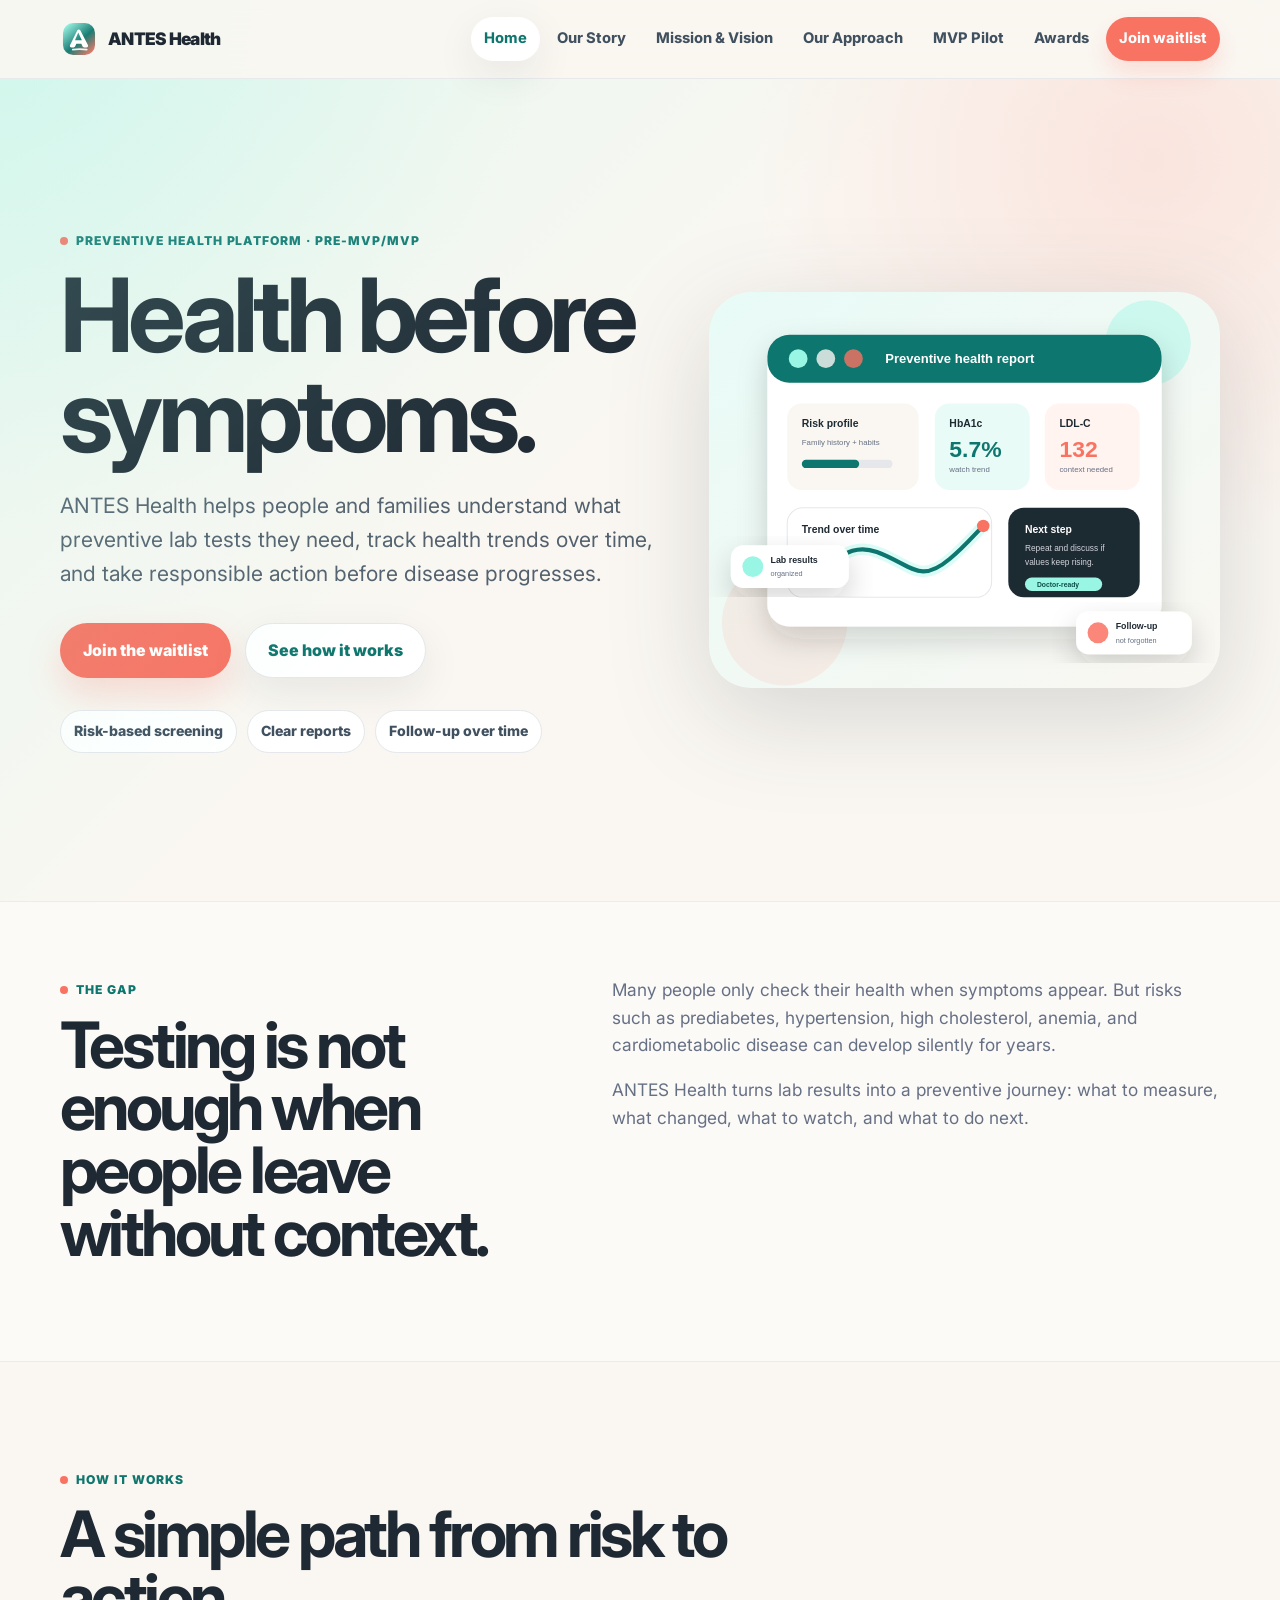
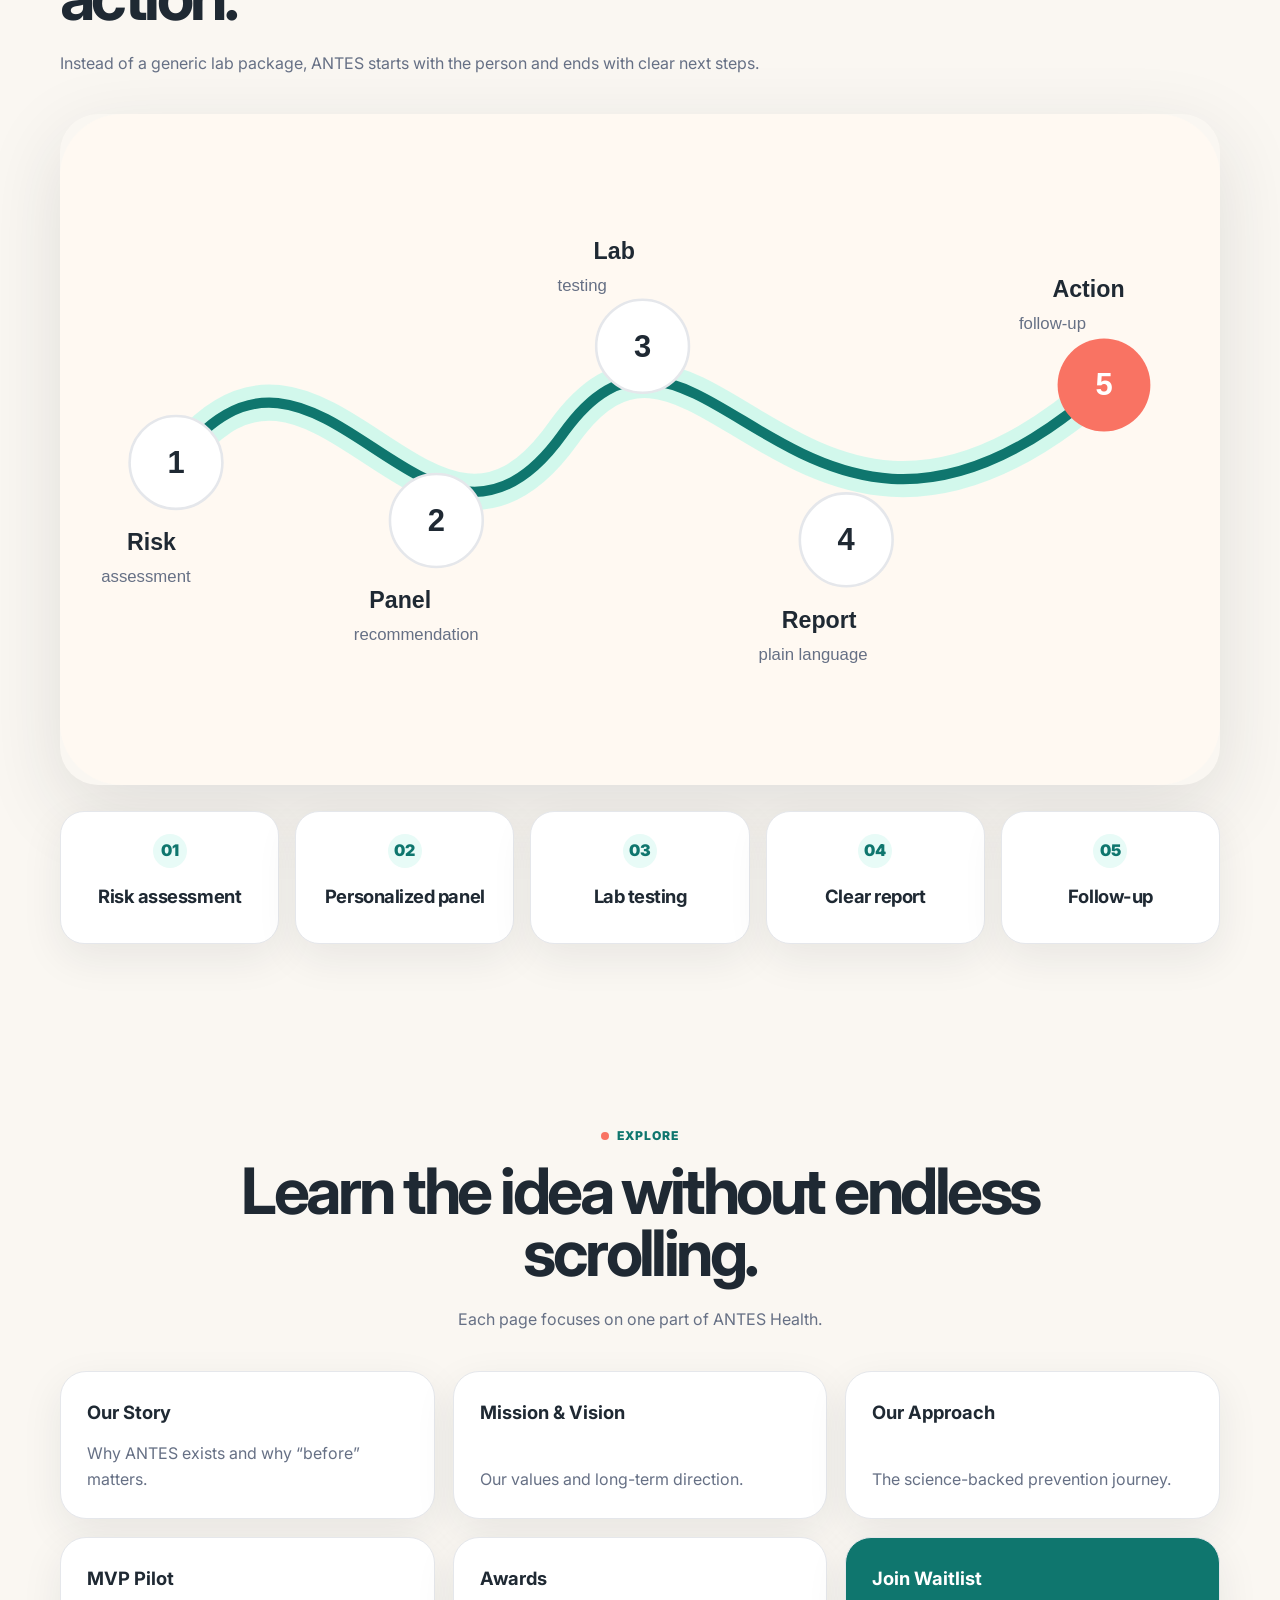
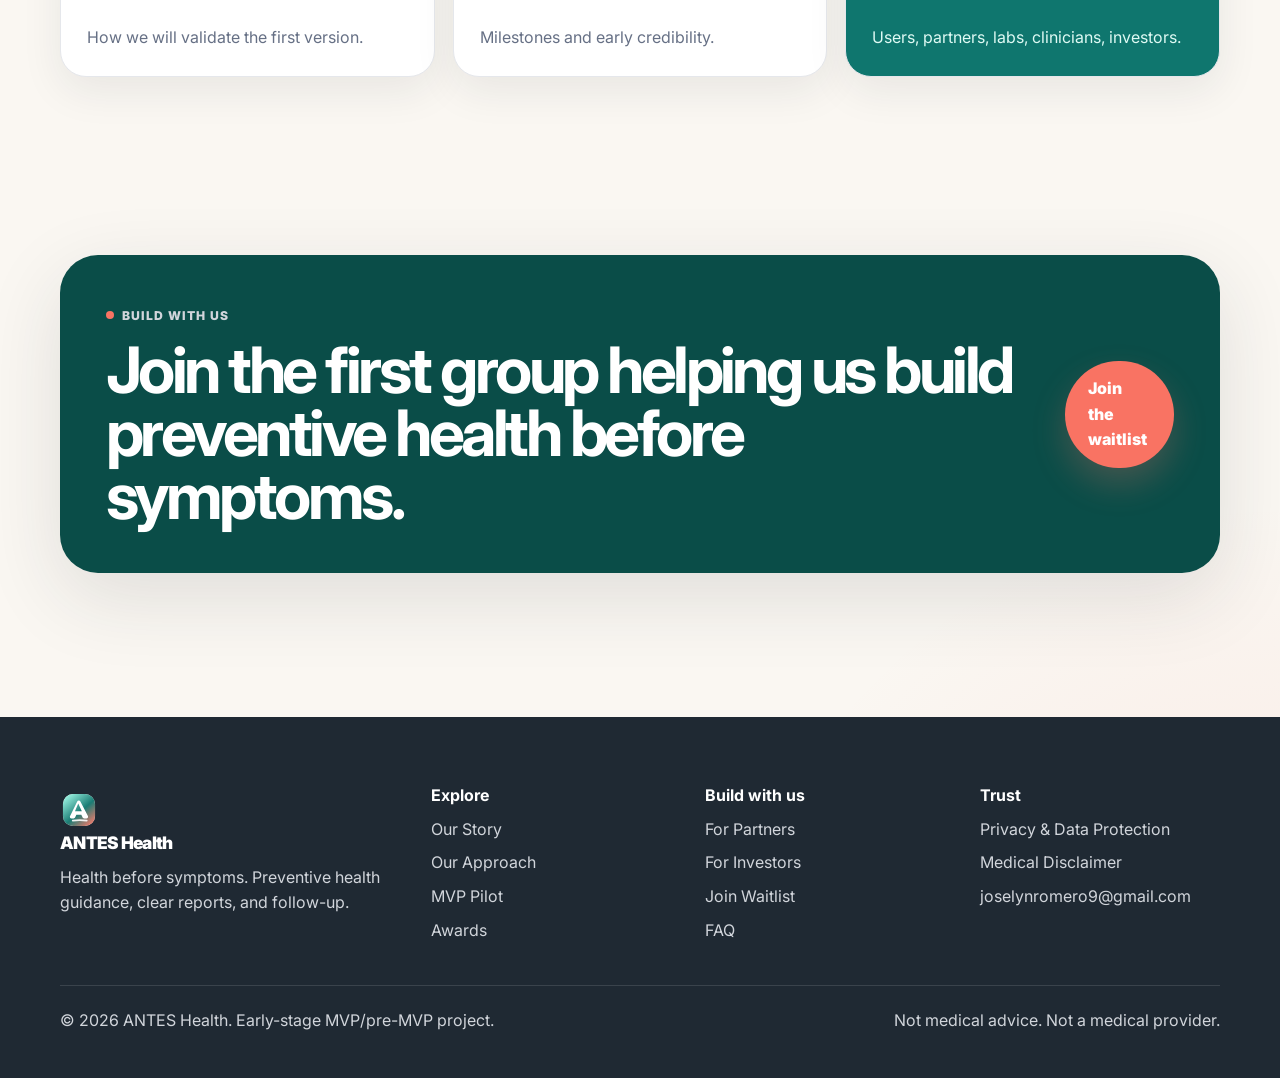
<file: index.html>
<!DOCTYPE html>
<html lang="en">
<head>
  <meta charset="UTF-8"/>
  <meta name="viewport" content="width=device-width, initial-scale=1.0"/>
  <meta name="description" content="ANTES Health is a preventive healthtech platform helping people and families understand lab results, track health trends, and act before symptoms appear."/>
  <meta name="theme-color" content="#0F766E"/>
  <meta property="og:title" content="ANTES Health | Health before symptoms"/>
  <meta property="og:description" content="ANTES Health is a preventive healthtech platform helping people and families understand lab results, track health trends, and act before symptoms appear."/>
  <meta property="og:image" content="assets/og-preview.svg"/>
  <meta property="og:type" content="website"/>
  <title>ANTES Health | Health before symptoms</title>
  <link rel="icon" href="assets/logo.svg" type="image/svg+xml"/>
  <link rel="preconnect" href="https://fonts.googleapis.com">
  <link rel="preconnect" href="https://fonts.gstatic.com" crossorigin>
  <link href="https://fonts.googleapis.com/css2?family=Inter:wght@400;500;600;700;800;900&family=Playfair+Display:wght@700&display=swap" rel="stylesheet">
  <link rel="stylesheet" href="styles.css"/>
</head>
<body class="home">
<a class="skip-link" href="#main">Skip to content</a>
<header class="site-header">
  <nav class="nav container" aria-label="Main navigation">
    <a class="brand" href="index.html" aria-label="ANTES Health home"><img src="assets/logo.svg" alt="" class="brand-logo"/><span>ANTES Health</span></a>
    <button class="nav-toggle" aria-label="Open menu" aria-expanded="false" aria-controls="nav-links"><span></span><span></span><span></span></button>
    <div class="nav-links" id="nav-links">
      <a href="index.html">Home</a>
      <a href="story.html">Our Story</a>
      <a href="mission.html">Mission & Vision</a>
      <a href="approach.html">Our Approach</a>
      <a href="pilot.html">MVP Pilot</a>
      <a href="awards.html">Awards</a>
      <a class="nav-cta" href="contact.html">Join waitlist</a>
    </div>
  </nav>
</header>
<main id="main">

<section class="hero section page-home" aria-labelledby="home-title">
  <div class="hero-bg" aria-hidden="true"></div>
  <div class="container hero-grid">
    <div class="hero-copy reveal">
      <p class="eyebrow">Preventive health platform · pre-MVP/MVP</p>
      <h1 id="home-title">Health before symptoms.</h1>
      <p class="hero-text">ANTES Health helps people and families understand what preventive lab tests they need, track health trends over time, and take responsible action before disease progresses.</p>
      <div class="hero-actions"><a class="btn primary" href="contact.html">Join the waitlist</a><a class="btn secondary" href="approach.html">See how it works</a></div>
      <div class="trust-row"><span>Risk-based screening</span><span>Clear reports</span><span>Follow-up over time</span></div>
    </div>
    <div class="hero-art reveal delay-1"><img src="assets/hero-dashboard.svg" alt="Mockup showing preventive health report and trend dashboard"/></div>
  </div>
</section>

<section class="section compact visual-band" aria-labelledby="home-problem">
  <div class="container split">
    <div class="reveal"><p class="eyebrow">The gap</p><h2 id="home-problem">Testing is not enough when people leave without context.</h2></div>
    <div class="large-copy reveal delay-1"><p>Many people only check their health when symptoms appear. But risks such as prediabetes, hypertension, high cholesterol, anemia, and cardiometabolic disease can develop silently for years.</p><p>ANTES Health turns lab results into a preventive journey: what to measure, what changed, what to watch, and what to do next.</p></div>
  </div>
</section>

<section class="section" aria-labelledby="home-flow">
  <div class="container visual-feature">
    <div class="section-heading reveal"><p class="eyebrow">How it works</p><h2 id="home-flow">A simple path from risk to action.</h2><p>Instead of a generic lab package, ANTES starts with the person and ends with clear next steps.</p></div>
    <img class="wide-visual reveal delay-1" src="assets/lab-journey.svg" alt="Illustrated five step journey from risk assessment to follow-up action"/>
    <div class="steps mini reveal delay-2">
      <article><span>01</span><h3>Risk assessment</h3></article><article><span>02</span><h3>Personalized panel</h3></article><article><span>03</span><h3>Lab testing</h3></article><article><span>04</span><h3>Clear report</h3></article><article><span>05</span><h3>Follow-up</h3></article>
    </div>
  </div>
</section>

<section class="section compact cards-strip" aria-labelledby="home-pages">
  <div class="container">
    <div class="section-heading center reveal"><p class="eyebrow">Explore</p><h2 id="home-pages">Learn the idea without endless scrolling.</h2><p>Each page focuses on one part of ANTES Health.</p></div>
    <div class="link-card-grid reveal delay-1">
      <a href="story.html" class="link-card"><strong>Our Story</strong><span>Why ANTES exists and why “before” matters.</span></a>
      <a href="mission.html" class="link-card"><strong>Mission & Vision</strong><span>Our values and long-term direction.</span></a>
      <a href="approach.html" class="link-card"><strong>Our Approach</strong><span>The science-backed prevention journey.</span></a>
      <a href="pilot.html" class="link-card"><strong>MVP Pilot</strong><span>How we will validate the first version.</span></a>
      <a href="awards.html" class="link-card"><strong>Awards</strong><span>Milestones and early credibility.</span></a>
      <a href="contact.html" class="link-card accent"><strong>Join Waitlist</strong><span>Users, partners, labs, clinicians, investors.</span></a>
    </div>
  </div>
</section>

<section class="section cta-section">
  <div class="container cta-card reveal">
    <div><p class="eyebrow">Build with us</p><h2>Join the first group helping us build preventive health before symptoms.</h2></div>
    <a class="btn primary" href="contact.html">Join the waitlist</a>
  </div>
</section>

</main>
<footer class="site-footer">
  <div class="container footer-grid">
    <div>
      <a class="brand footer-brand" href="index.html"><img src="assets/logo.svg" alt="" class="brand-logo"/><span>ANTES Health</span></a>
      <p>Health before symptoms. Preventive health guidance, clear reports, and follow-up.</p>
    </div>
    <div><h4>Explore</h4><a href="story.html">Our Story</a><a href="approach.html">Our Approach</a><a href="pilot.html">MVP Pilot</a><a href="awards.html">Awards</a></div>
    <div><h4>Build with us</h4><a href="partners.html">For Partners</a><a href="investors.html">For Investors</a><a href="contact.html">Join Waitlist</a><a href="faq.html">FAQ</a></div>
    <div><h4>Trust</h4><a href="privacy.html">Privacy & Data Protection</a><a href="medical-disclaimer.html">Medical Disclaimer</a><a href="mailto:joselynromero9@gmail.com">joselynromero9@gmail.com</a></div>
  </div>
  <div class="container footer-bottom"><p>© 2026 ANTES Health. Early-stage MVP/pre-MVP project.</p><p>Not medical advice. Not a medical provider.</p></div>
</footer>
<script src="script.js"></script>
</body>
</html>
</file>
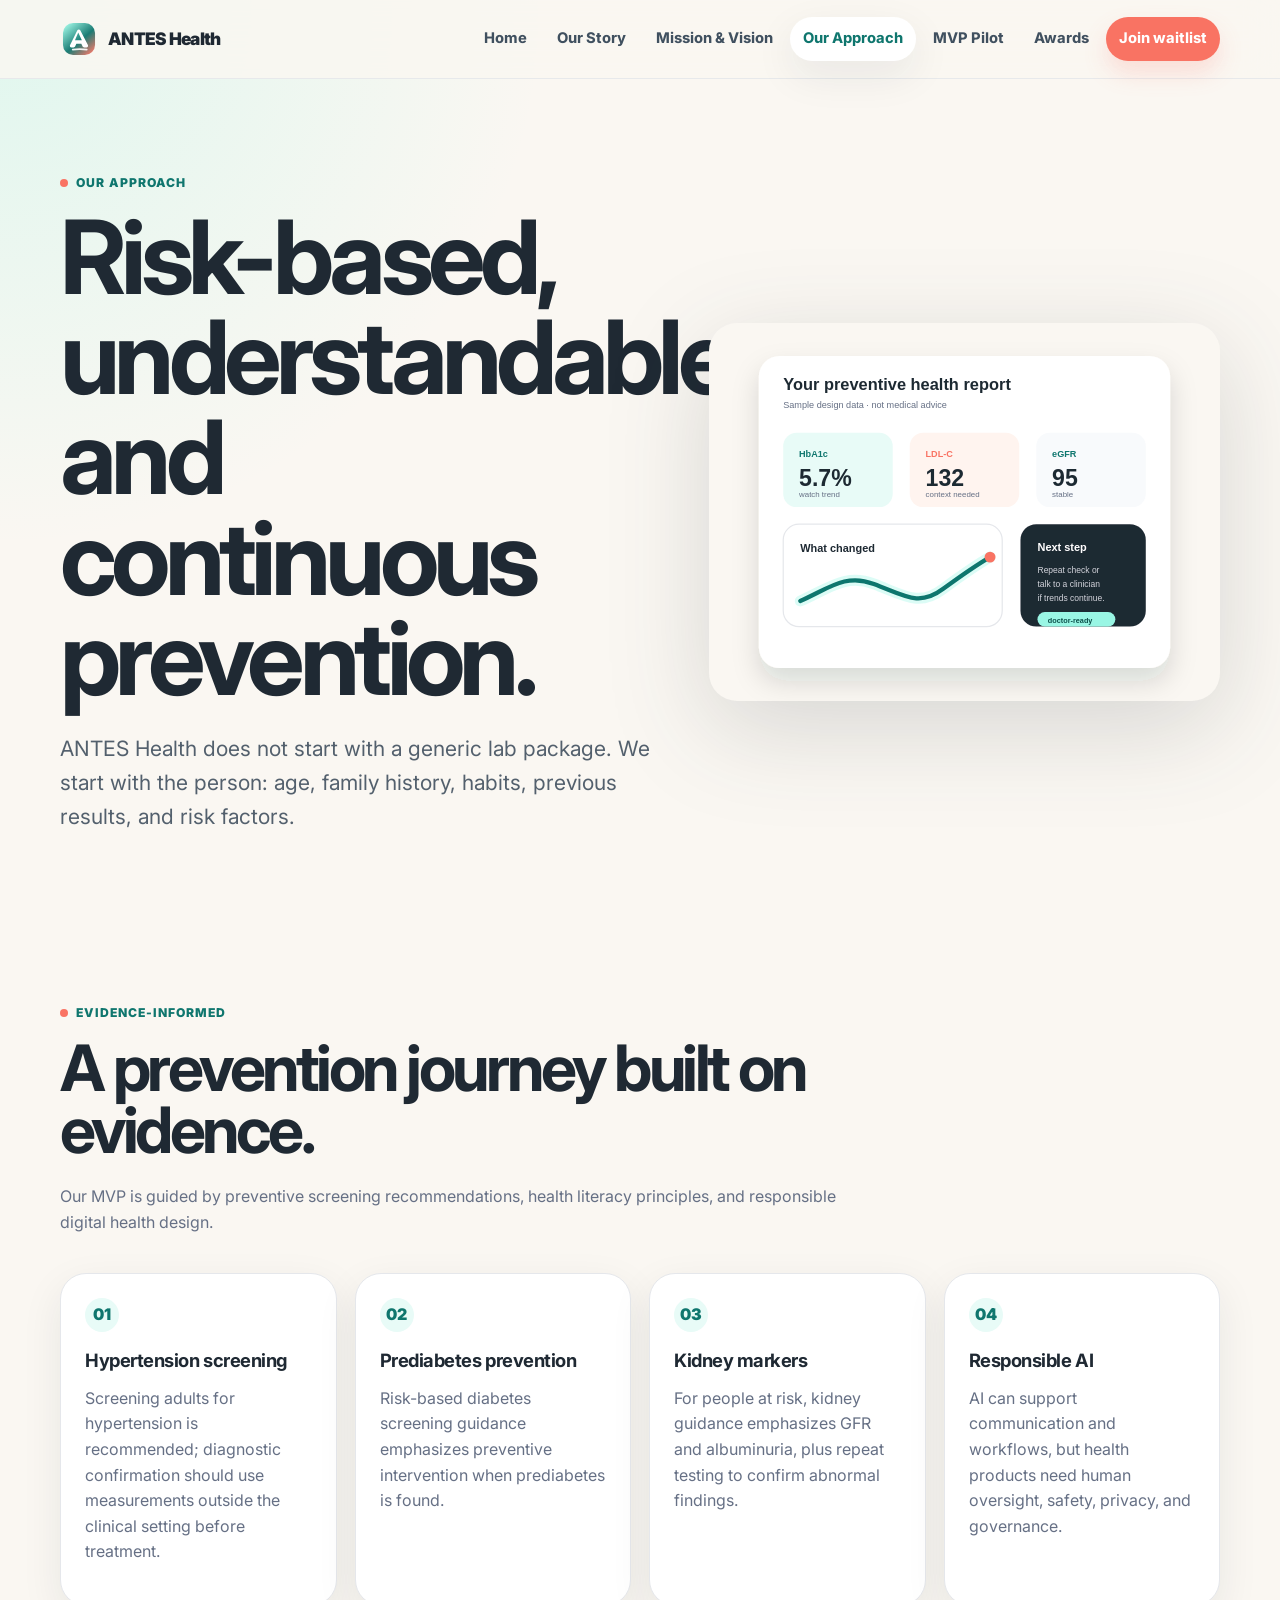
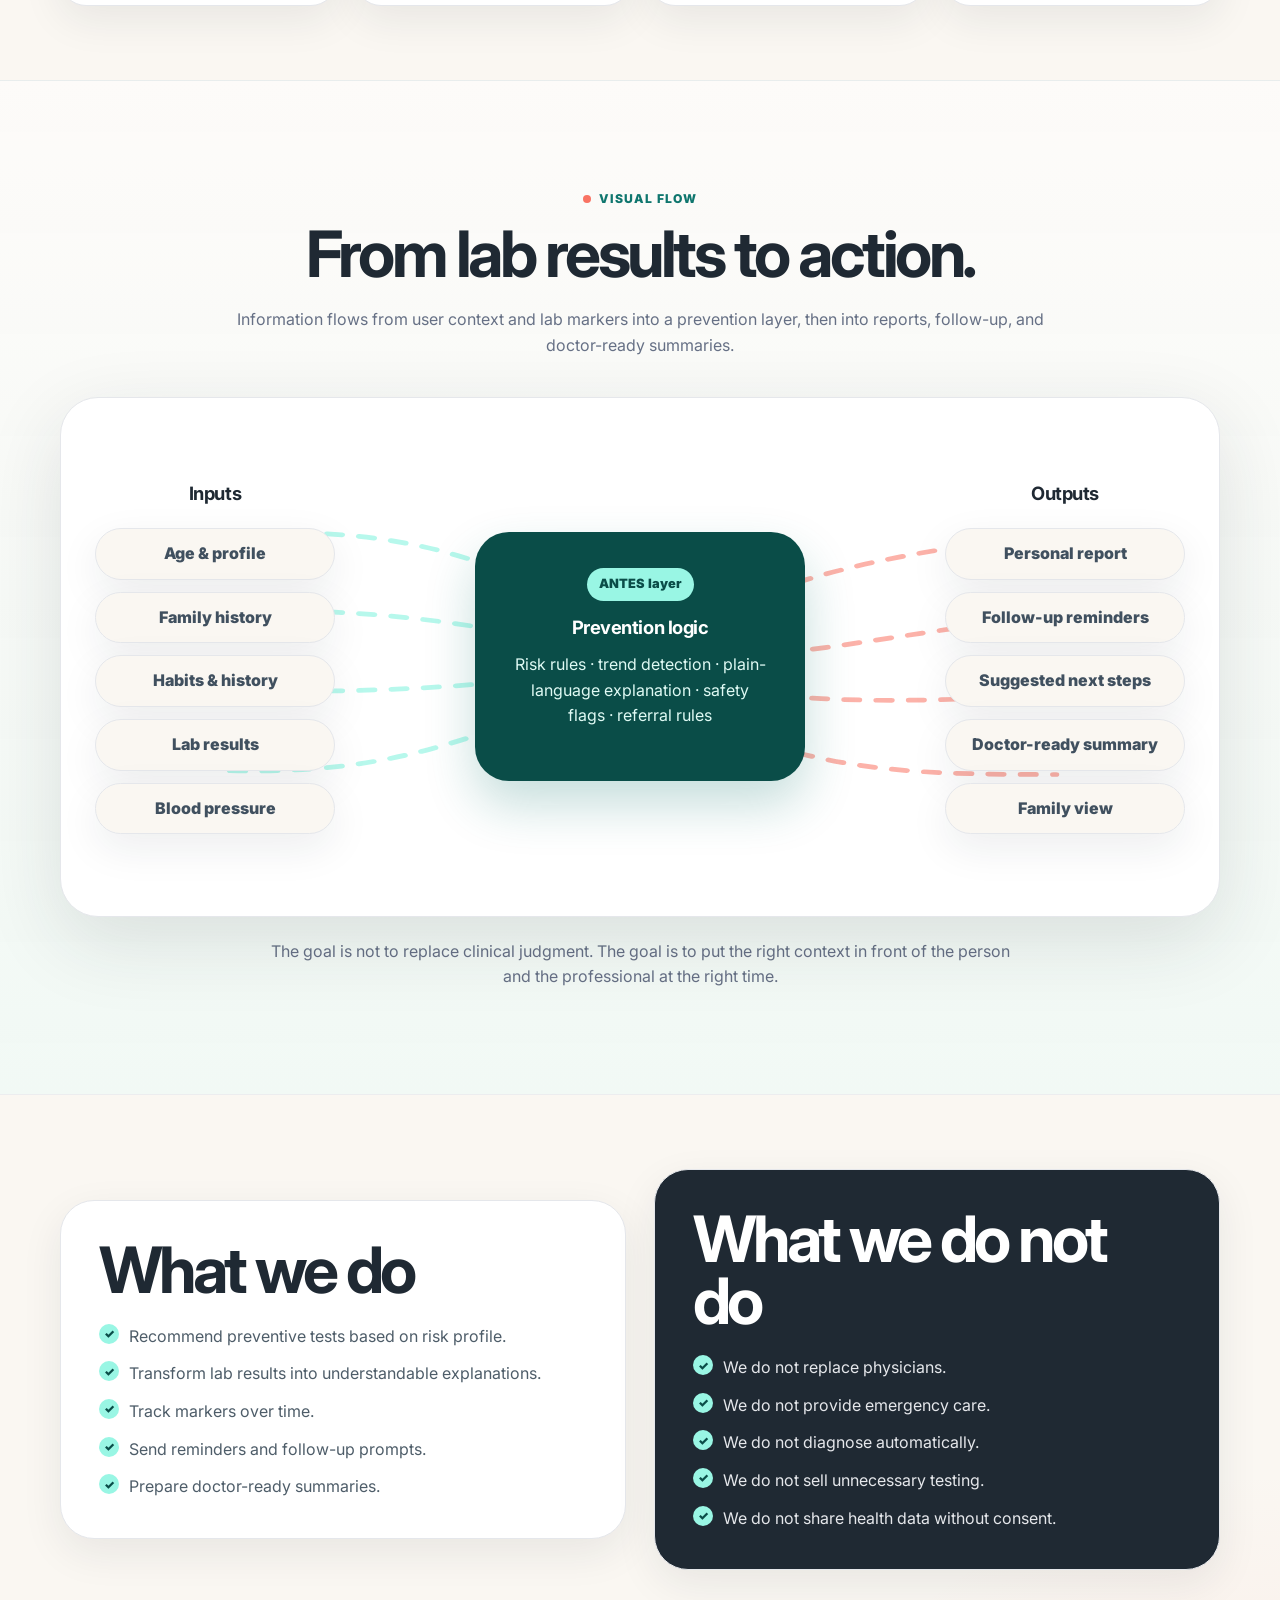
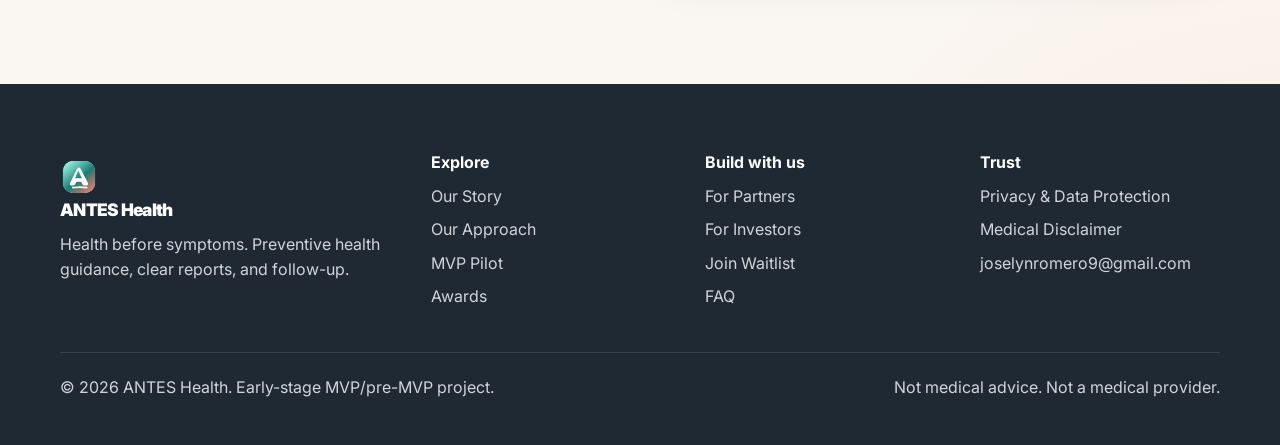
<file: approach.html>
<!DOCTYPE html>
<html lang="en">
<head>
  <meta charset="UTF-8"/>
  <meta name="viewport" content="width=device-width, initial-scale=1.0"/>
  <meta name="description" content="The evidence-informed approach behind ANTES Health: risk-based screening, clear reports, longitudinal trends, and responsible AI."/>
  <meta name="theme-color" content="#0F766E"/>
  <meta property="og:title" content="Our Approach | ANTES Health"/>
  <meta property="og:description" content="The evidence-informed approach behind ANTES Health: risk-based screening, clear reports, longitudinal trends, and responsible AI."/>
  <meta property="og:image" content="assets/og-preview.svg"/>
  <meta property="og:type" content="website"/>
  <title>Our Approach | ANTES Health</title>
  <link rel="icon" href="assets/logo.svg" type="image/svg+xml"/>
  <link rel="preconnect" href="https://fonts.googleapis.com">
  <link rel="preconnect" href="https://fonts.gstatic.com" crossorigin>
  <link href="https://fonts.googleapis.com/css2?family=Inter:wght@400;500;600;700;800;900&family=Playfair+Display:wght@700&display=swap" rel="stylesheet">
  <link rel="stylesheet" href="styles.css"/>
</head>
<body class="">
<a class="skip-link" href="#main">Skip to content</a>
<header class="site-header">
  <nav class="nav container" aria-label="Main navigation">
    <a class="brand" href="index.html" aria-label="ANTES Health home"><img src="assets/logo.svg" alt="" class="brand-logo"/><span>ANTES Health</span></a>
    <button class="nav-toggle" aria-label="Open menu" aria-expanded="false" aria-controls="nav-links"><span></span><span></span><span></span></button>
    <div class="nav-links" id="nav-links">
      <a href="index.html">Home</a>
      <a href="story.html">Our Story</a>
      <a href="mission.html">Mission & Vision</a>
      <a href="approach.html">Our Approach</a>
      <a href="pilot.html">MVP Pilot</a>
      <a href="awards.html">Awards</a>
      <a class="nav-cta" href="contact.html">Join waitlist</a>
    </div>
  </nav>
</header>
<main id="main">

<section class="page-hero section"><div class="container page-hero-grid"><div class="reveal"><p class="eyebrow">Our Approach</p><h1>Risk-based, understandable, and continuous prevention.</h1><p class="hero-text">ANTES Health does not start with a generic lab package. We start with the person: age, family history, habits, previous results, and risk factors.</p></div><div class="reveal delay-1"><img class="hero-card-img" src="assets/report-mockup.svg" alt="Sample preventive report mockup"/></div></div></section>
<section class="section compact"><div class="container"><div class="section-heading reveal"><p class="eyebrow">Evidence-informed</p><h2>A prevention journey built on evidence.</h2><p>Our MVP is guided by preventive screening recommendations, health literacy principles, and responsible digital health design.</p></div><div class="evidence-grid reveal delay-1"><a class="evidence-card" href="https://www.uspreventiveservicestaskforce.org/uspstf/recommendation/hypertension-in-adults-screening" target="_blank" rel="noopener"><span>01</span><h3>Hypertension screening</h3><p>Screening adults for hypertension is recommended; diagnostic confirmation should use measurements outside the clinical setting before treatment.</p></a><a class="evidence-card" href="https://www.uspreventiveservicestaskforce.org/uspstf/recommendation/screening-for-prediabetes-and-type-2-diabetes" target="_blank" rel="noopener"><span>02</span><h3>Prediabetes prevention</h3><p>Risk-based diabetes screening guidance emphasizes preventive intervention when prediabetes is found.</p></a><a class="evidence-card" href="https://kdigo.org/wp-content/uploads/2024/03/KDIGO-2024-CKD-Guideline.pdf" target="_blank" rel="noopener"><span>03</span><h3>Kidney markers</h3><p>For people at risk, kidney guidance emphasizes GFR and albuminuria, plus repeat testing to confirm abnormal findings.</p></a><a class="evidence-card" href="https://www.who.int/publications/i/item/9789240029200" target="_blank" rel="noopener"><span>04</span><h3>Responsible AI</h3><p>AI can support communication and workflows, but health products need human oversight, safety, privacy, and governance.</p></a></div></div></section>
<section class="section flow-section" aria-labelledby="flow-title"><div class="container"><div class="section-heading center reveal"><p class="eyebrow">Visual flow</p><h2 id="flow-title">From lab results to action.</h2><p>Information flows from user context and lab markers into a prevention layer, then into reports, follow-up, and doctor-ready summaries.</p></div><div class="data-flow reveal delay-1" aria-label="Animated map showing health data flowing through ANTES Health"><div class="tooltip" aria-hidden="true"></div><div class="flow-column inputs"><h3>Inputs</h3><button class="flow-node" data-tip="Age, sex, location, baseline health profile.">Age & profile</button><button class="flow-node" data-tip="Family history helps decide which risks deserve earlier attention.">Family history</button><button class="flow-node" data-tip="Habits, lifestyle, and previous results add context to the panel.">Habits & history</button><button class="flow-node" data-tip="Markers such as glucose, HbA1c, lipids, kidney and liver values when appropriate.">Lab results</button><button class="flow-node" data-tip="Blood pressure trends matter more than a single number.">Blood pressure</button></div><svg class="flow-lines" viewBox="0 0 900 420" preserveAspectRatio="none" aria-hidden="true"><path class="pulse-line l1" d="M120 80 C285 70 330 120 440 166"/><path class="pulse-line l2" d="M120 160 C280 160 335 184 440 205"/><path class="pulse-line l3" d="M120 245 C270 250 342 235 440 225"/><path class="pulse-line l4" d="M120 330 C288 335 330 270 440 250"/><path class="pulse-line l5" d="M460 190 C560 132 635 100 785 82"/><path class="pulse-line l6" d="M460 215 C590 210 638 188 785 166"/><path class="pulse-line l7" d="M460 235 C584 258 638 260 785 250"/><path class="pulse-line l8" d="M460 255 C585 330 650 334 785 334"/></svg><div class="flow-core"><span class="core-label">ANTES layer</span><h3>Prevention logic</h3><p>Risk rules · trend detection · plain-language explanation · safety flags · referral rules</p></div><div class="flow-column outputs"><h3>Outputs</h3><button class="flow-node" data-tip="A visual report written for the user, not only clinicians.">Personal report</button><button class="flow-node" data-tip="Suggested follow-up moments and repeat checks when appropriate.">Follow-up reminders</button><button class="flow-node" data-tip="Simple next steps without replacing clinical judgment.">Suggested next steps</button><button class="flow-node" data-tip="A concise summary that users can share with a professional.">Doctor-ready summary</button><button class="flow-node" data-tip="Family-centered prevention only with consent and privacy controls.">Family view</button></div></div><p class="caption reveal delay-2">The goal is not to replace clinical judgment. The goal is to put the right context in front of the person and the professional at the right time.</p></div></section>
<section class="section compact"><div class="container dual-list"><div class="safe-card reveal"><h2>What we do</h2><ul class="check-list"><li>Recommend preventive tests based on risk profile.</li><li>Transform lab results into understandable explanations.</li><li>Track markers over time.</li><li>Send reminders and follow-up prompts.</li><li>Prepare doctor-ready summaries.</li></ul></div><div class="safe-card dark reveal delay-1"><h2>What we do not do</h2><ul class="check-list"><li>We do not replace physicians.</li><li>We do not provide emergency care.</li><li>We do not diagnose automatically.</li><li>We do not sell unnecessary testing.</li><li>We do not share health data without consent.</li></ul></div></div></section>

</main>
<footer class="site-footer">
  <div class="container footer-grid">
    <div>
      <a class="brand footer-brand" href="index.html"><img src="assets/logo.svg" alt="" class="brand-logo"/><span>ANTES Health</span></a>
      <p>Health before symptoms. Preventive health guidance, clear reports, and follow-up.</p>
    </div>
    <div><h4>Explore</h4><a href="story.html">Our Story</a><a href="approach.html">Our Approach</a><a href="pilot.html">MVP Pilot</a><a href="awards.html">Awards</a></div>
    <div><h4>Build with us</h4><a href="partners.html">For Partners</a><a href="investors.html">For Investors</a><a href="contact.html">Join Waitlist</a><a href="faq.html">FAQ</a></div>
    <div><h4>Trust</h4><a href="privacy.html">Privacy & Data Protection</a><a href="medical-disclaimer.html">Medical Disclaimer</a><a href="mailto:joselynromero9@gmail.com">joselynromero9@gmail.com</a></div>
  </div>
  <div class="container footer-bottom"><p>© 2026 ANTES Health. Early-stage MVP/pre-MVP project.</p><p>Not medical advice. Not a medical provider.</p></div>
</footer>
<script src="script.js"></script>
</body>
</html>
</file>
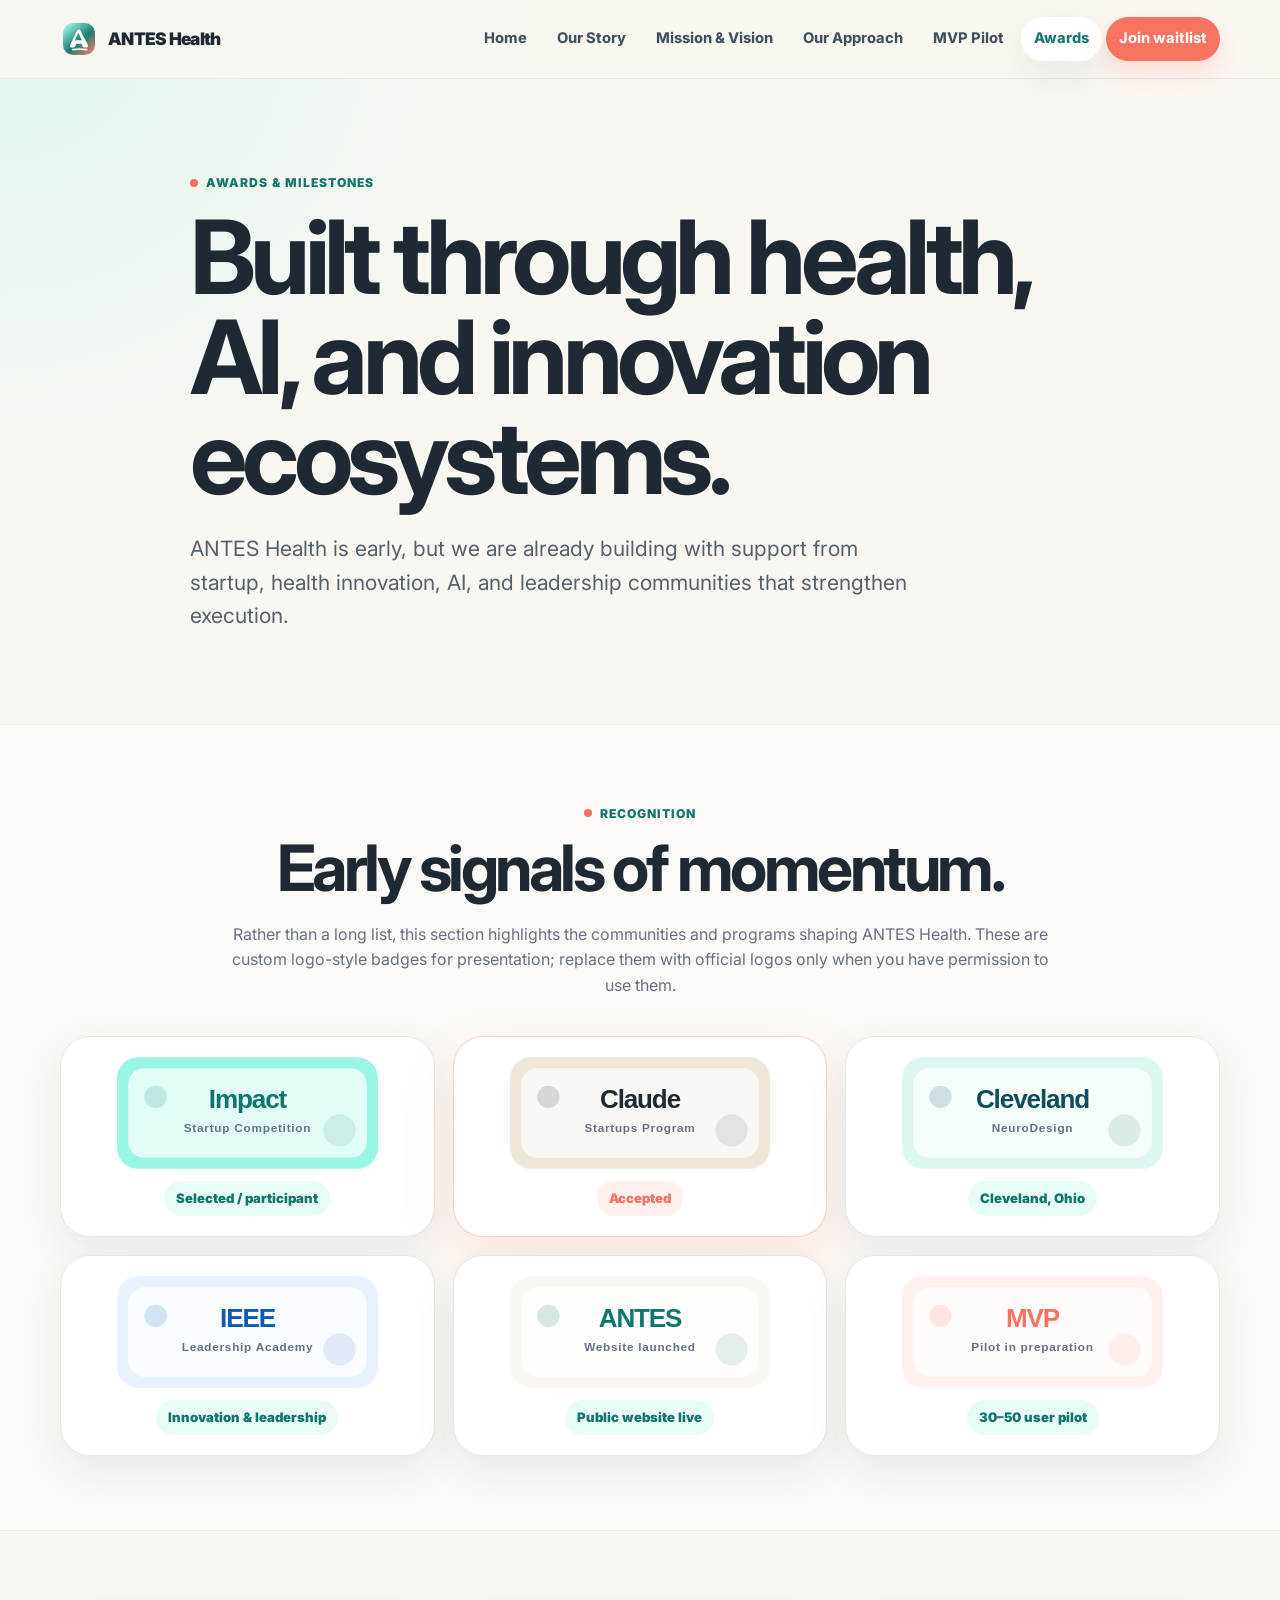
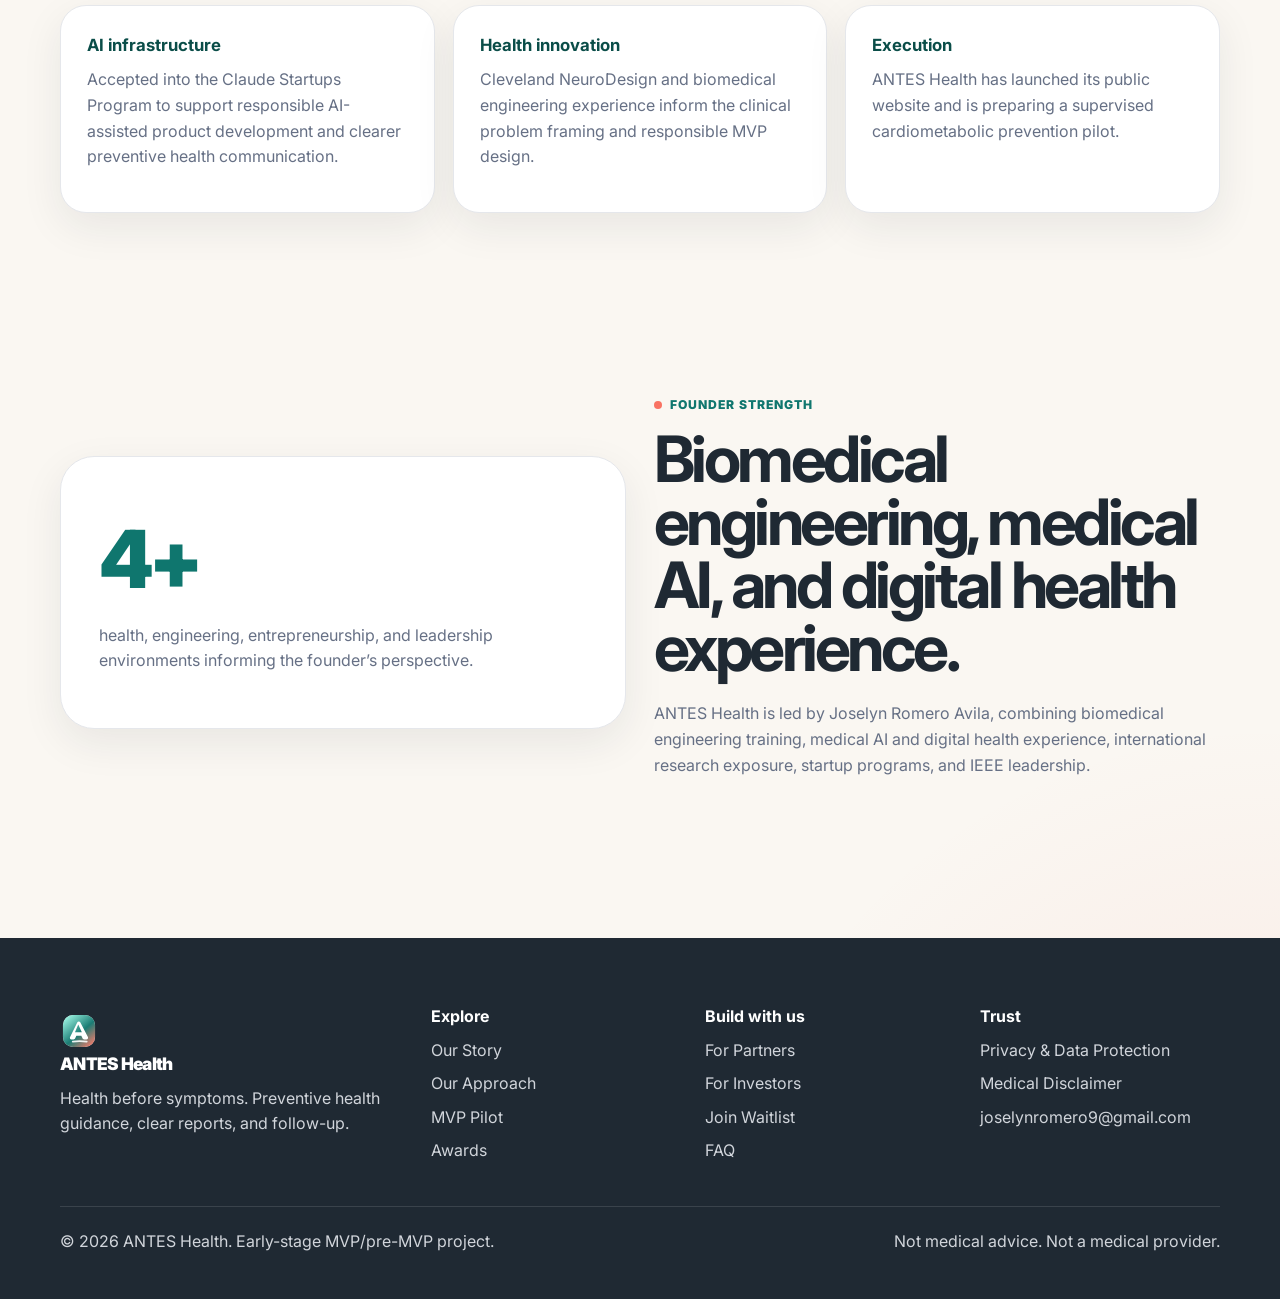
<file: awards.html>
<!DOCTYPE html>
<html lang="en">
<head>
  <meta charset="UTF-8"/>
  <meta name="viewport" content="width=device-width, initial-scale=1.0"/>
  <meta name="description" content="Early milestones and innovation programs for ANTES Health."/>
  <meta name="theme-color" content="#0F766E"/>
  <meta property="og:title" content="Awards & Milestones | ANTES Health"/>
  <meta property="og:description" content="Early milestones and innovation programs for ANTES Health."/>
  <meta property="og:image" content="assets/og-preview.svg"/>
  <meta property="og:type" content="website"/>
  <title>Awards & Milestones | ANTES Health</title>
  <link rel="icon" href="assets/logo.svg" type="image/svg+xml"/>
  <link rel="preconnect" href="https://fonts.googleapis.com">
  <link rel="preconnect" href="https://fonts.gstatic.com" crossorigin>
  <link href="https://fonts.googleapis.com/css2?family=Inter:wght@400;500;600;700;800;900&family=Playfair+Display:wght@700&display=swap" rel="stylesheet">
  <link rel="stylesheet" href="styles.css"/>
</head>
<body class="">
<a class="skip-link" href="#main">Skip to content</a>
<header class="site-header">
  <nav class="nav container" aria-label="Main navigation">
    <a class="brand" href="index.html" aria-label="ANTES Health home"><img src="assets/logo.svg" alt="" class="brand-logo"/><span>ANTES Health</span></a>
    <button class="nav-toggle" aria-label="Open menu" aria-expanded="false" aria-controls="nav-links"><span></span><span></span><span></span></button>
    <div class="nav-links" id="nav-links">
      <a href="index.html">Home</a>
      <a href="story.html">Our Story</a>
      <a href="mission.html">Mission & Vision</a>
      <a href="approach.html">Our Approach</a>
      <a href="pilot.html">MVP Pilot</a>
      <a href="awards.html">Awards</a>
      <a class="nav-cta" href="contact.html">Join waitlist</a>
    </div>
  </nav>
</header>
<main id="main">

<section class="page-hero section"><div class="container narrow reveal"><p class="eyebrow">Awards & Milestones</p><h1>Built through health, AI, and innovation ecosystems.</h1><p class="hero-text">ANTES Health is early, but we are already building with support from startup, health innovation, AI, and leadership communities that strengthen execution.</p></div></section>
<section class="section compact logo-wall-section"><div class="container reveal"><div class="section-heading center"><p class="eyebrow">Recognition</p><h2>Early signals of momentum.</h2><p>Rather than a long list, this section highlights the communities and programs shaping ANTES Health. These are custom logo-style badges for presentation; replace them with official logos only when you have permission to use them.</p></div><div class="award-logo-wall" aria-label="ANTES Health awards and milestones">
  <article class="award-logo-card"><img src="assets/logo-impact-startup.svg" alt="Impact Startup Competition Peru"/><span>Selected / participant</span></article>
  <article class="award-logo-card featured"><img src="assets/logo-claude-startups.svg" alt="Claude Startups Program"/><span>Accepted</span></article>
  <article class="award-logo-card"><img src="assets/logo-cleveland-neurodesign.svg" alt="Cleveland NeuroDesign Workshop"/><span>Cleveland, Ohio</span></article>
  <article class="award-logo-card"><img src="assets/logo-ieee-leadership.svg" alt="IEEE Summer International Leadership Academy"/><span>Innovation & leadership</span></article>
  <article class="award-logo-card"><img src="assets/logo-web-launched.svg" alt="ANTES Health website launched"/><span>Public website live</span></article>
  <article class="award-logo-card"><img src="assets/logo-mvp-pilot.svg" alt="MVP pilot in preparation"/><span>30–50 user pilot</span></article>
</div></div></section>
<section class="section compact"><div class="container milestone-strip reveal"><article><strong>AI infrastructure</strong><p>Accepted into the Claude Startups Program to support responsible AI-assisted product development and clearer preventive health communication.</p></article><article><strong>Health innovation</strong><p>Cleveland NeuroDesign and biomedical engineering experience inform the clinical problem framing and responsible MVP design.</p></article><article><strong>Execution</strong><p>ANTES Health has launched its public website and is preparing a supervised cardiometabolic prevention pilot.</p></article></div></section>
<section class="section"><div class="container founder-grid"><div class="stats-card reveal"><span class="big-stat">4+</span><p>health, engineering, entrepreneurship, and leadership environments informing the founder’s perspective.</p></div><div class="reveal delay-1"><p class="eyebrow">Founder strength</p><h2>Biomedical engineering, medical AI, and digital health experience.</h2><p>ANTES Health is led by Joselyn Romero Avila, combining biomedical engineering training, medical AI and digital health experience, international research exposure, startup programs, and IEEE leadership.</p></div></div></section>

</main>
<footer class="site-footer">
  <div class="container footer-grid">
    <div>
      <a class="brand footer-brand" href="index.html"><img src="assets/logo.svg" alt="" class="brand-logo"/><span>ANTES Health</span></a>
      <p>Health before symptoms. Preventive health guidance, clear reports, and follow-up.</p>
    </div>
    <div><h4>Explore</h4><a href="story.html">Our Story</a><a href="approach.html">Our Approach</a><a href="pilot.html">MVP Pilot</a><a href="awards.html">Awards</a></div>
    <div><h4>Build with us</h4><a href="partners.html">For Partners</a><a href="investors.html">For Investors</a><a href="contact.html">Join Waitlist</a><a href="faq.html">FAQ</a></div>
    <div><h4>Trust</h4><a href="privacy.html">Privacy & Data Protection</a><a href="medical-disclaimer.html">Medical Disclaimer</a><a href="mailto:joselynromero9@gmail.com">joselynromero9@gmail.com</a></div>
  </div>
  <div class="container footer-bottom"><p>© 2026 ANTES Health. Early-stage MVP/pre-MVP project.</p><p>Not medical advice. Not a medical provider.</p></div>
</footer>
<script src="script.js"></script>
</body>
</html>
</file>
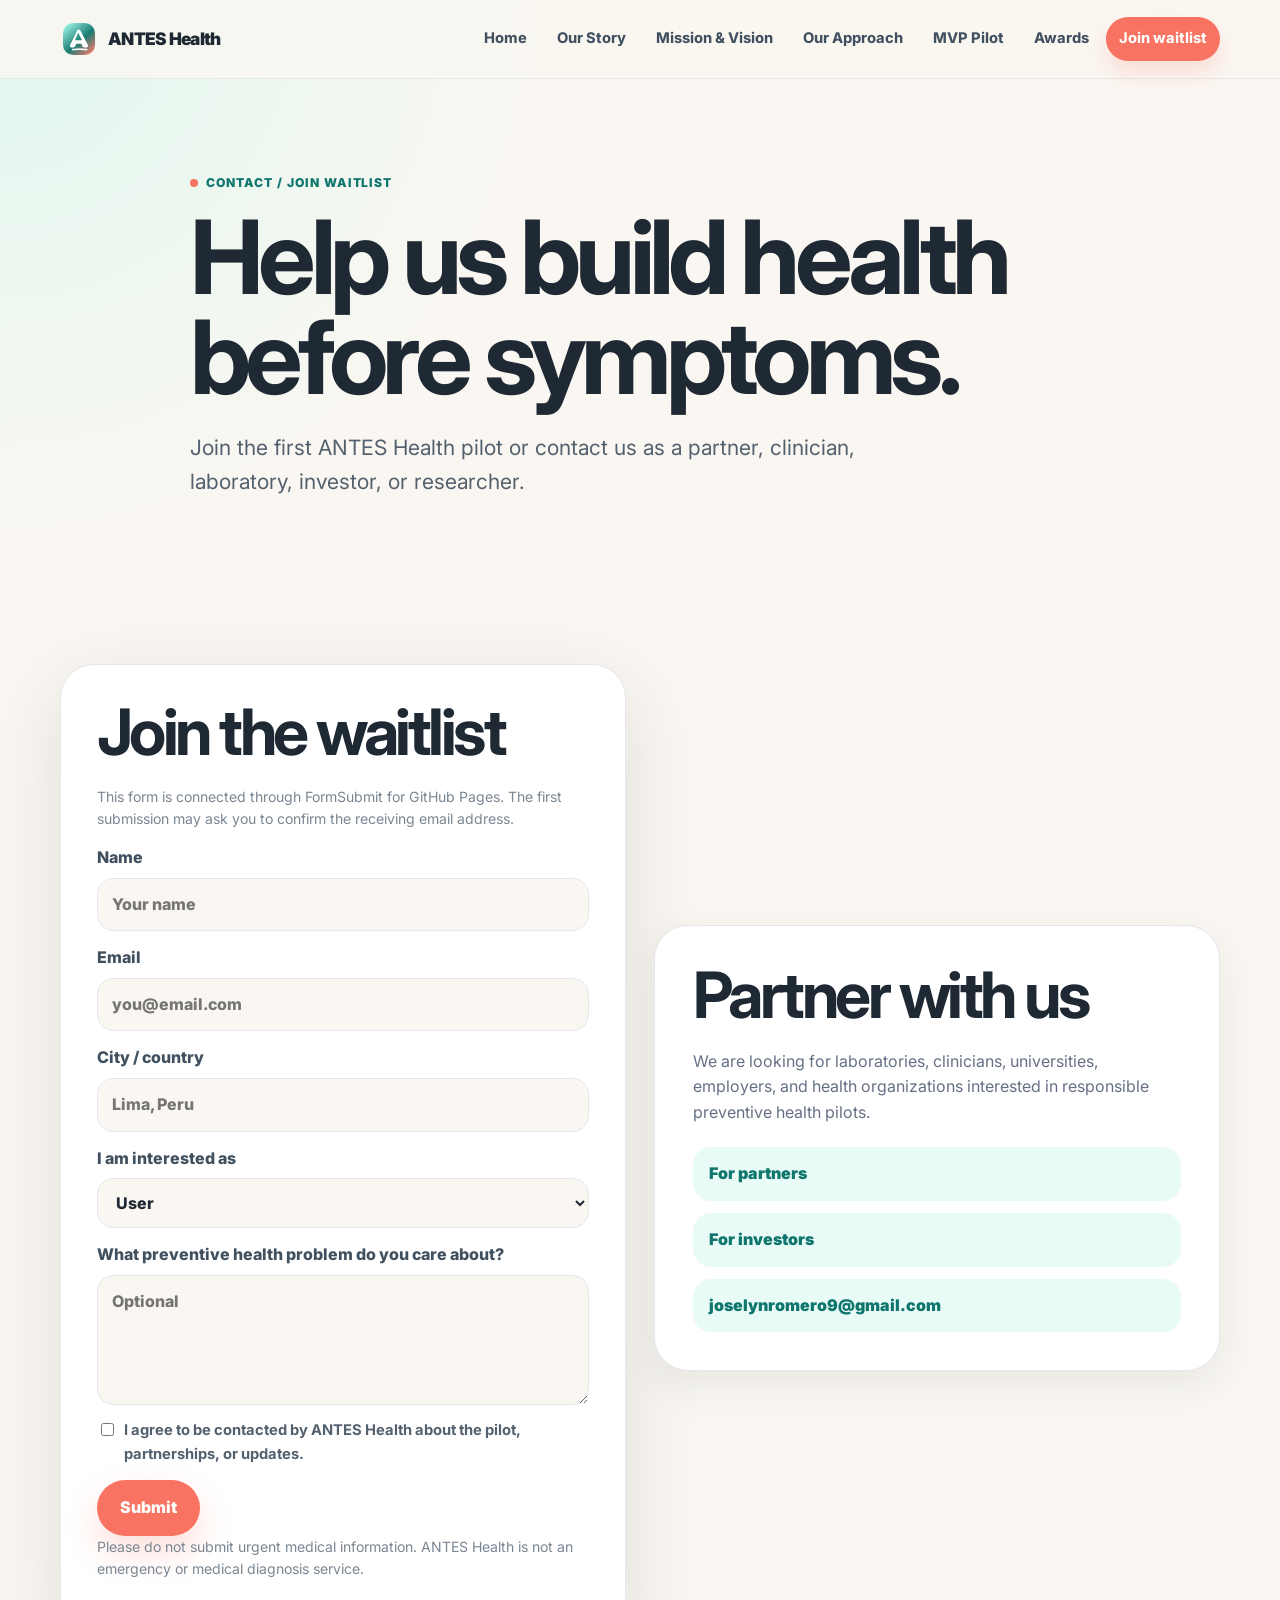
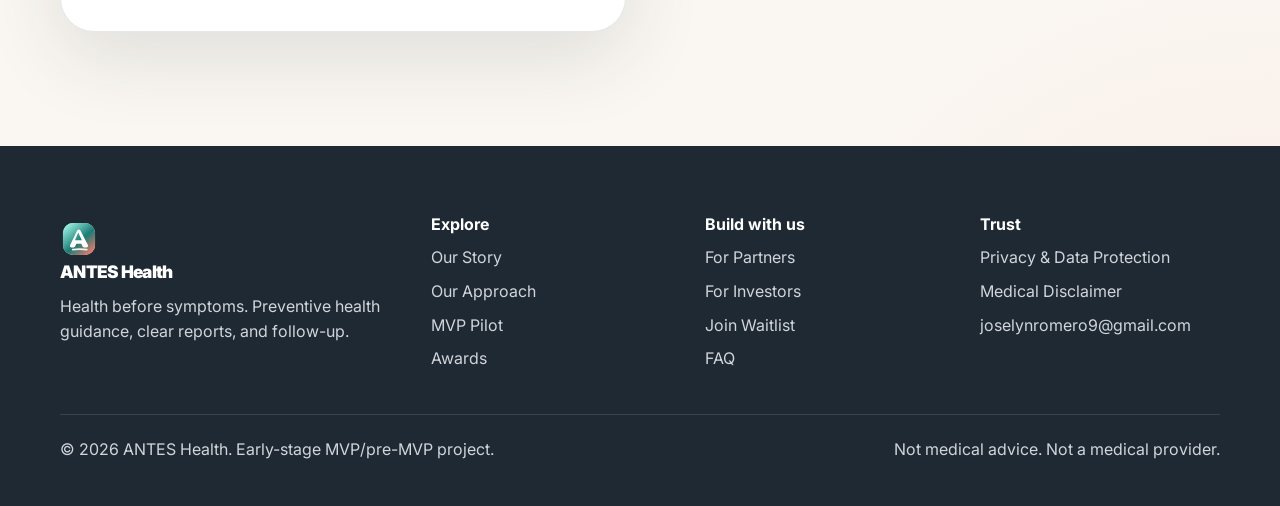
<file: contact.html>
<!DOCTYPE html>
<html lang="en">
<head>
  <meta charset="UTF-8"/>
  <meta name="viewport" content="width=device-width, initial-scale=1.0"/>
  <meta name="description" content="Join the ANTES Health waitlist or contact us as a partner, clinician, lab, investor, or researcher."/>
  <meta name="theme-color" content="#0F766E"/>
  <meta property="og:title" content="Contact / Join Waitlist | ANTES Health"/>
  <meta property="og:description" content="Join the ANTES Health waitlist or contact us as a partner, clinician, lab, investor, or researcher."/>
  <meta property="og:image" content="assets/og-preview.svg"/>
  <meta property="og:type" content="website"/>
  <title>Contact / Join Waitlist | ANTES Health</title>
  <link rel="icon" href="assets/logo.svg" type="image/svg+xml"/>
  <link rel="preconnect" href="https://fonts.googleapis.com">
  <link rel="preconnect" href="https://fonts.gstatic.com" crossorigin>
  <link href="https://fonts.googleapis.com/css2?family=Inter:wght@400;500;600;700;800;900&family=Playfair+Display:wght@700&display=swap" rel="stylesheet">
  <link rel="stylesheet" href="styles.css"/>
</head>
<body class="">
<a class="skip-link" href="#main">Skip to content</a>
<header class="site-header">
  <nav class="nav container" aria-label="Main navigation">
    <a class="brand" href="index.html" aria-label="ANTES Health home"><img src="assets/logo.svg" alt="" class="brand-logo"/><span>ANTES Health</span></a>
    <button class="nav-toggle" aria-label="Open menu" aria-expanded="false" aria-controls="nav-links"><span></span><span></span><span></span></button>
    <div class="nav-links" id="nav-links">
      <a href="index.html">Home</a>
      <a href="story.html">Our Story</a>
      <a href="mission.html">Mission & Vision</a>
      <a href="approach.html">Our Approach</a>
      <a href="pilot.html">MVP Pilot</a>
      <a href="awards.html">Awards</a>
      <a class="nav-cta" href="contact.html">Join waitlist</a>
    </div>
  </nav>
</header>
<main id="main">

<section class="page-hero section"><div class="container narrow reveal"><p class="eyebrow">Contact / Join Waitlist</p><h1>Help us build health before symptoms.</h1><p class="hero-text">Join the first ANTES Health pilot or contact us as a partner, clinician, laboratory, investor, or researcher.</p></div></section>
<section class="section compact"><div class="container contact-grid"><form class="waitlist-form reveal" action="https://formsubmit.co/joselynromero9@gmail.com" method="POST"><h2>Join the waitlist</h2><p class="form-note">This form is connected through FormSubmit for GitHub Pages. The first submission may ask you to confirm the receiving email address.</p><input type="hidden" name="_subject" value="New ANTES Health waitlist submission"/><input type="hidden" name="_template" value="table"/><input type="hidden" name="_captcha" value="false"/><input type="hidden" name="_next" value="https://jromero158486.github.io/antes-health/thanks.html"/><input type="text" name="_honey" style="display:none" tabindex="-1" autocomplete="off"/><label>Name<input name="name" required placeholder="Your name"/></label><label>Email<input name="email" type="email" required placeholder="you@email.com"/></label><label>City / country<input name="location" placeholder="Lima, Peru"/></label><label>I am interested as<select name="interest"><option>User</option><option>Family member</option><option>Clinician</option><option>Laboratory</option><option>Employer</option><option>Investor</option><option>Partner</option><option>Researcher</option></select></label><label>What preventive health problem do you care about?<textarea name="message" rows="4" placeholder="Optional"></textarea></label><label class="consent-check"><input name="consent" type="checkbox" required/> I agree to be contacted by ANTES Health about the pilot, partnerships, or updates.</label><button class="btn primary" type="submit">Submit</button><p class="small-note">Please do not submit urgent medical information. ANTES Health is not an emergency or medical diagnosis service.</p></form><div class="contact-panel reveal delay-1"><h2>Partner with us</h2><p>We are looking for laboratories, clinicians, universities, employers, and health organizations interested in responsible preventive health pilots.</p><div class="contact-links"><a href="partners.html">For partners</a><a href="investors.html">For investors</a><a href="mailto:joselynromero9@gmail.com">joselynromero9@gmail.com</a></div></div></div></section>

</main>
<footer class="site-footer">
  <div class="container footer-grid">
    <div>
      <a class="brand footer-brand" href="index.html"><img src="assets/logo.svg" alt="" class="brand-logo"/><span>ANTES Health</span></a>
      <p>Health before symptoms. Preventive health guidance, clear reports, and follow-up.</p>
    </div>
    <div><h4>Explore</h4><a href="story.html">Our Story</a><a href="approach.html">Our Approach</a><a href="pilot.html">MVP Pilot</a><a href="awards.html">Awards</a></div>
    <div><h4>Build with us</h4><a href="partners.html">For Partners</a><a href="investors.html">For Investors</a><a href="contact.html">Join Waitlist</a><a href="faq.html">FAQ</a></div>
    <div><h4>Trust</h4><a href="privacy.html">Privacy & Data Protection</a><a href="medical-disclaimer.html">Medical Disclaimer</a><a href="mailto:joselynromero9@gmail.com">joselynromero9@gmail.com</a></div>
  </div>
  <div class="container footer-bottom"><p>© 2026 ANTES Health. Early-stage MVP/pre-MVP project.</p><p>Not medical advice. Not a medical provider.</p></div>
</footer>
<script src="script.js"></script>
</body>
</html>
</file>
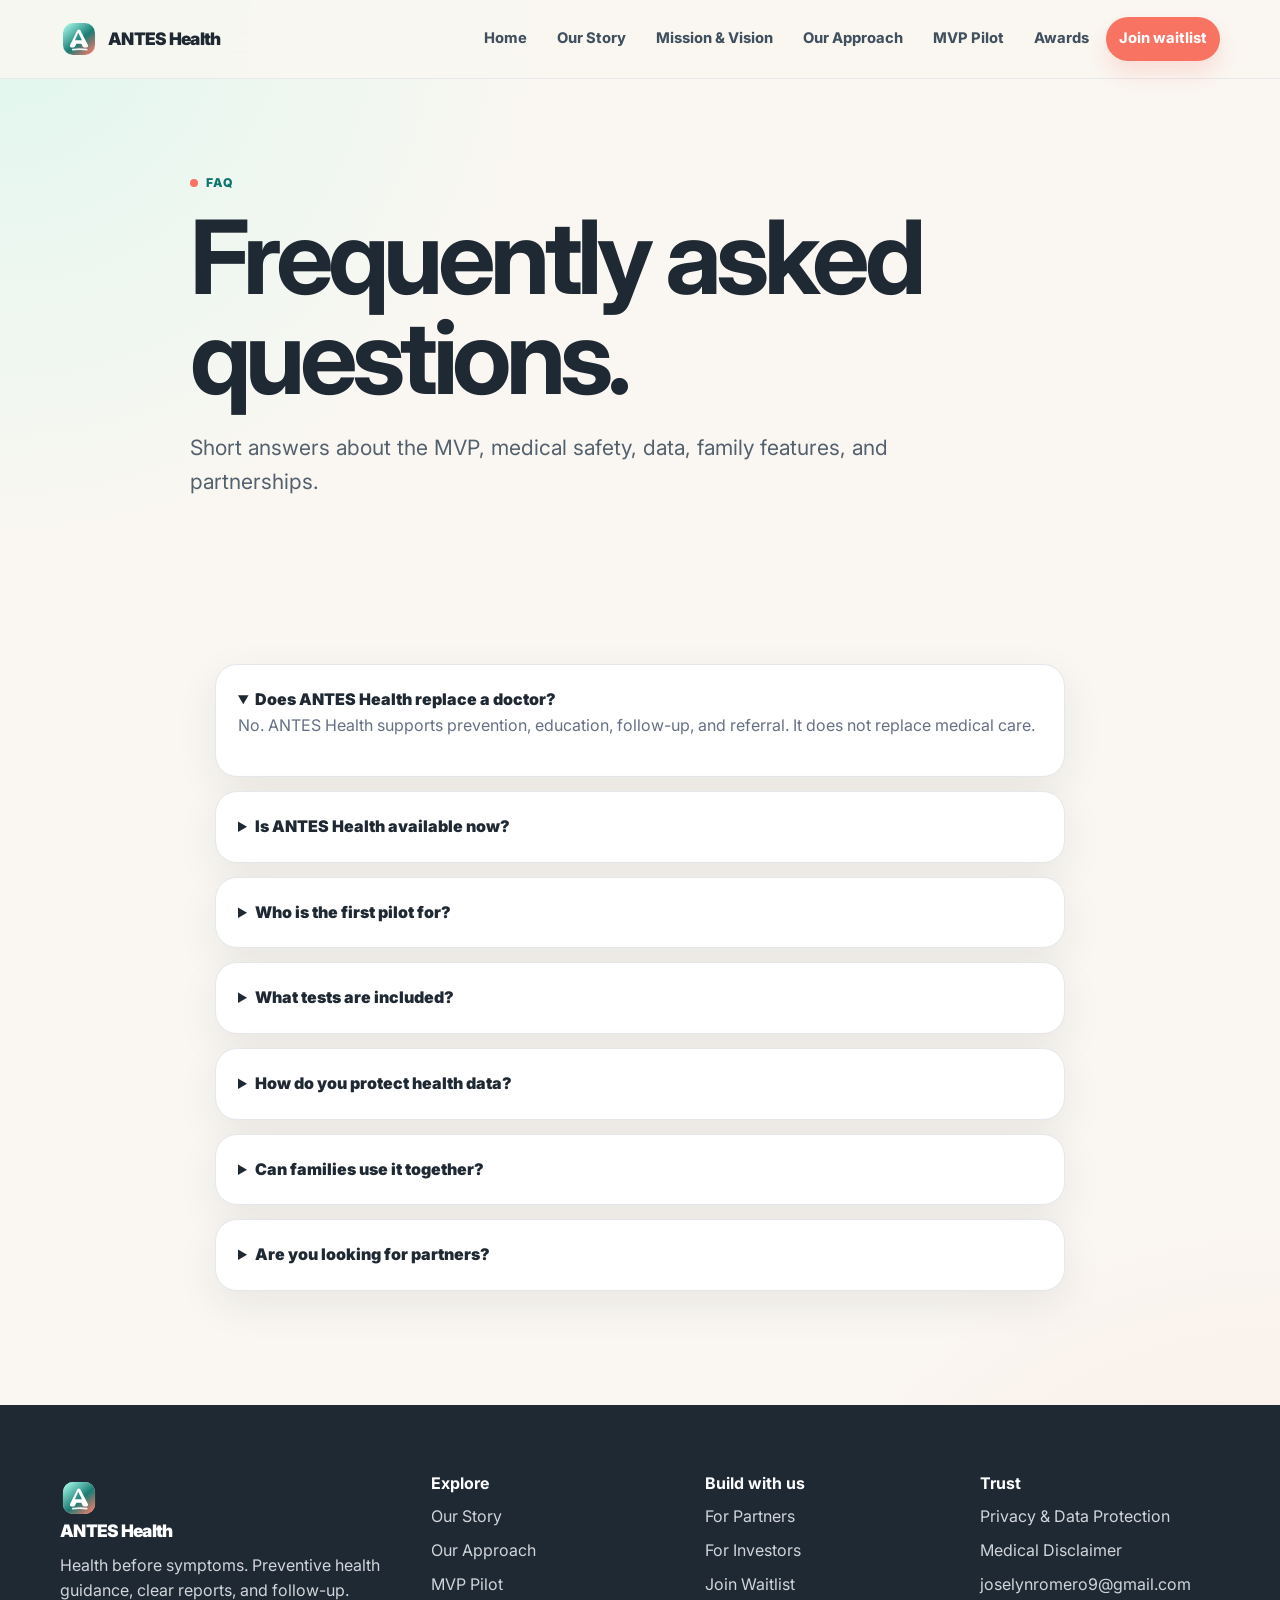
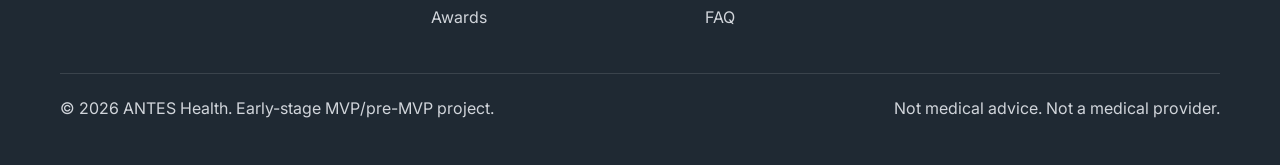
<file: faq.html>
<!DOCTYPE html>
<html lang="en">
<head>
  <meta charset="UTF-8"/>
  <meta name="viewport" content="width=device-width, initial-scale=1.0"/>
  <meta name="description" content="Frequently asked questions about ANTES Health."/>
  <meta name="theme-color" content="#0F766E"/>
  <meta property="og:title" content="FAQ | ANTES Health"/>
  <meta property="og:description" content="Frequently asked questions about ANTES Health."/>
  <meta property="og:image" content="assets/og-preview.svg"/>
  <meta property="og:type" content="website"/>
  <title>FAQ | ANTES Health</title>
  <link rel="icon" href="assets/logo.svg" type="image/svg+xml"/>
  <link rel="preconnect" href="https://fonts.googleapis.com">
  <link rel="preconnect" href="https://fonts.gstatic.com" crossorigin>
  <link href="https://fonts.googleapis.com/css2?family=Inter:wght@400;500;600;700;800;900&family=Playfair+Display:wght@700&display=swap" rel="stylesheet">
  <link rel="stylesheet" href="styles.css"/>
</head>
<body class="">
<a class="skip-link" href="#main">Skip to content</a>
<header class="site-header">
  <nav class="nav container" aria-label="Main navigation">
    <a class="brand" href="index.html" aria-label="ANTES Health home"><img src="assets/logo.svg" alt="" class="brand-logo"/><span>ANTES Health</span></a>
    <button class="nav-toggle" aria-label="Open menu" aria-expanded="false" aria-controls="nav-links"><span></span><span></span><span></span></button>
    <div class="nav-links" id="nav-links">
      <a href="index.html">Home</a>
      <a href="story.html">Our Story</a>
      <a href="mission.html">Mission & Vision</a>
      <a href="approach.html">Our Approach</a>
      <a href="pilot.html">MVP Pilot</a>
      <a href="awards.html">Awards</a>
      <a class="nav-cta" href="contact.html">Join waitlist</a>
    </div>
  </nav>
</header>
<main id="main">

<section class="page-hero section"><div class="container narrow reveal"><p class="eyebrow">FAQ</p><h1>Frequently asked questions.</h1><p class="hero-text">Short answers about the MVP, medical safety, data, family features, and partnerships.</p></div></section><section class="section compact"><div class="container faq-list reveal"><details open><summary>Does ANTES Health replace a doctor?</summary><p>No. ANTES Health supports prevention, education, follow-up, and referral. It does not replace medical care.</p></details><details><summary>Is ANTES Health available now?</summary><p>We are preparing our first supervised MVP pilot.</p></details><details><summary>Who is the first pilot for?</summary><p>Adults aged 30–55 in Lima with cardiometabolic risk factors.</p></details><details><summary>What tests are included?</summary><p>The first focus is cardiometabolic health, including markers such as blood pressure, glucose/HbA1c, lipids, kidney markers, and other tests only when appropriate.</p></details><details><summary>How do you protect health data?</summary><p>We are designing the platform around consent, privacy, and user control.</p></details><details><summary>Can families use it together?</summary><p>Yes, the long-term vision includes family-centered prevention with consent and privacy controls.</p></details><details><summary>Are you looking for partners?</summary><p>Yes, especially laboratories, clinicians, universities, employers, and health innovation programs.</p></details></div></section>

</main>
<footer class="site-footer">
  <div class="container footer-grid">
    <div>
      <a class="brand footer-brand" href="index.html"><img src="assets/logo.svg" alt="" class="brand-logo"/><span>ANTES Health</span></a>
      <p>Health before symptoms. Preventive health guidance, clear reports, and follow-up.</p>
    </div>
    <div><h4>Explore</h4><a href="story.html">Our Story</a><a href="approach.html">Our Approach</a><a href="pilot.html">MVP Pilot</a><a href="awards.html">Awards</a></div>
    <div><h4>Build with us</h4><a href="partners.html">For Partners</a><a href="investors.html">For Investors</a><a href="contact.html">Join Waitlist</a><a href="faq.html">FAQ</a></div>
    <div><h4>Trust</h4><a href="privacy.html">Privacy & Data Protection</a><a href="medical-disclaimer.html">Medical Disclaimer</a><a href="mailto:joselynromero9@gmail.com">joselynromero9@gmail.com</a></div>
  </div>
  <div class="container footer-bottom"><p>© 2026 ANTES Health. Early-stage MVP/pre-MVP project.</p><p>Not medical advice. Not a medical provider.</p></div>
</footer>
<script src="script.js"></script>
</body>
</html>
</file>
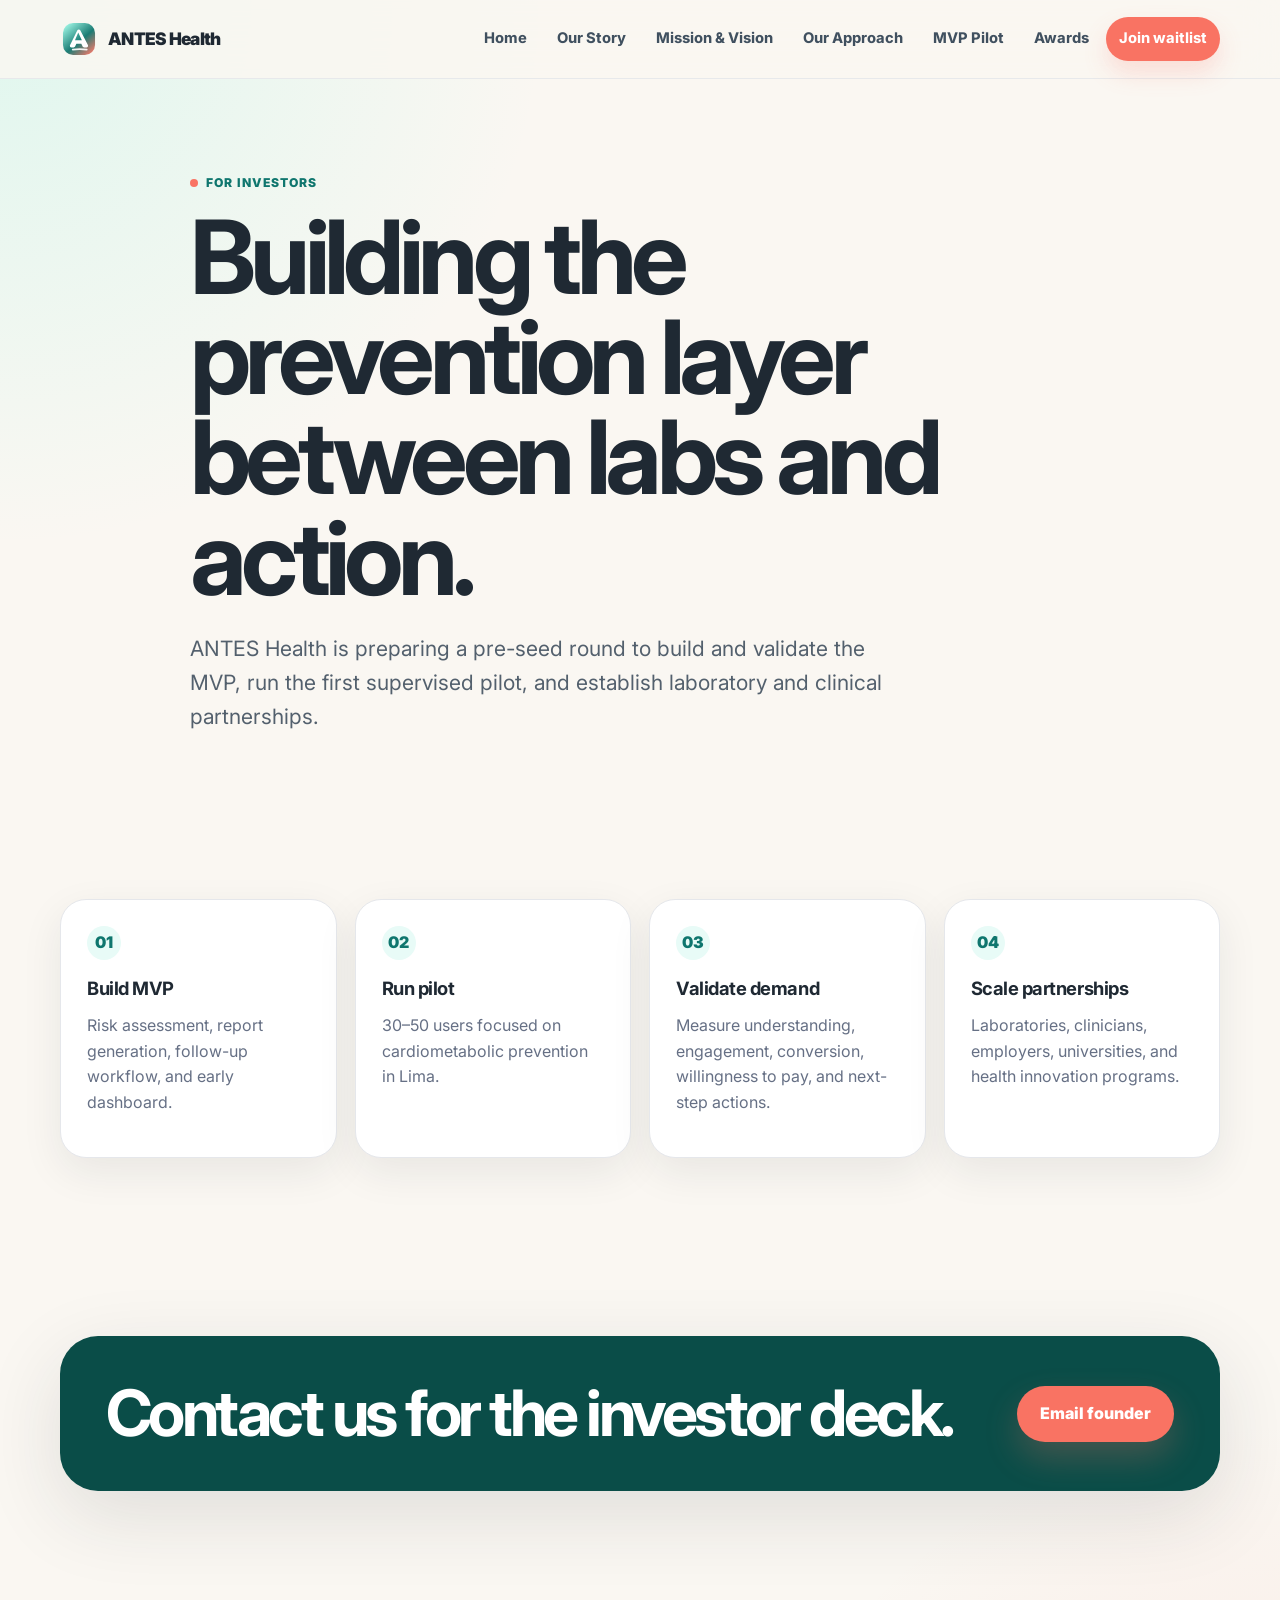
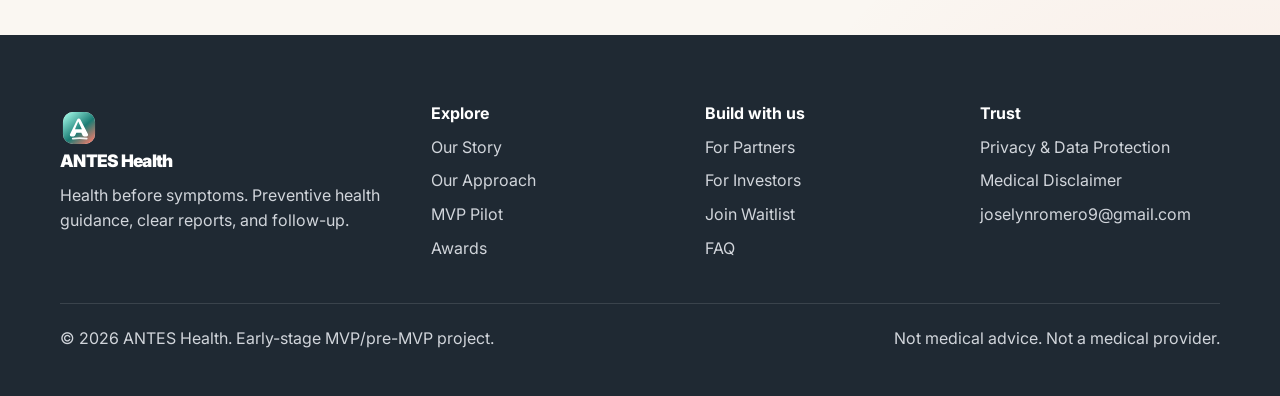
<file: investors.html>
<!DOCTYPE html>
<html lang="en">
<head>
  <meta charset="UTF-8"/>
  <meta name="viewport" content="width=device-width, initial-scale=1.0"/>
  <meta name="description" content="Investor overview for ANTES Health, an early-stage preventive healthtech startup."/>
  <meta name="theme-color" content="#0F766E"/>
  <meta property="og:title" content="For Investors | ANTES Health"/>
  <meta property="og:description" content="Investor overview for ANTES Health, an early-stage preventive healthtech startup."/>
  <meta property="og:image" content="assets/og-preview.svg"/>
  <meta property="og:type" content="website"/>
  <title>For Investors | ANTES Health</title>
  <link rel="icon" href="assets/logo.svg" type="image/svg+xml"/>
  <link rel="preconnect" href="https://fonts.googleapis.com">
  <link rel="preconnect" href="https://fonts.gstatic.com" crossorigin>
  <link href="https://fonts.googleapis.com/css2?family=Inter:wght@400;500;600;700;800;900&family=Playfair+Display:wght@700&display=swap" rel="stylesheet">
  <link rel="stylesheet" href="styles.css"/>
</head>
<body class="">
<a class="skip-link" href="#main">Skip to content</a>
<header class="site-header">
  <nav class="nav container" aria-label="Main navigation">
    <a class="brand" href="index.html" aria-label="ANTES Health home"><img src="assets/logo.svg" alt="" class="brand-logo"/><span>ANTES Health</span></a>
    <button class="nav-toggle" aria-label="Open menu" aria-expanded="false" aria-controls="nav-links"><span></span><span></span><span></span></button>
    <div class="nav-links" id="nav-links">
      <a href="index.html">Home</a>
      <a href="story.html">Our Story</a>
      <a href="mission.html">Mission & Vision</a>
      <a href="approach.html">Our Approach</a>
      <a href="pilot.html">MVP Pilot</a>
      <a href="awards.html">Awards</a>
      <a class="nav-cta" href="contact.html">Join waitlist</a>
    </div>
  </nav>
</header>
<main id="main">

<section class="page-hero section"><div class="container narrow reveal"><p class="eyebrow">For Investors</p><h1>Building the prevention layer between labs and action.</h1><p class="hero-text">ANTES Health is preparing a pre-seed round to build and validate the MVP, run the first supervised pilot, and establish laboratory and clinical partnerships.</p></div></section><section class="section compact"><div class="container investor-grid reveal"><article><span>01</span><h3>Build MVP</h3><p>Risk assessment, report generation, follow-up workflow, and early dashboard.</p></article><article><span>02</span><h3>Run pilot</h3><p>30–50 users focused on cardiometabolic prevention in Lima.</p></article><article><span>03</span><h3>Validate demand</h3><p>Measure understanding, engagement, conversion, willingness to pay, and next-step actions.</p></article><article><span>04</span><h3>Scale partnerships</h3><p>Laboratories, clinicians, employers, universities, and health innovation programs.</p></article></div></section><section class="section cta-section"><div class="container cta-card reveal"><h2>Contact us for the investor deck.</h2><a class="btn primary" href="mailto:joselynromero9@gmail.com">Email founder</a></div></section>

</main>
<footer class="site-footer">
  <div class="container footer-grid">
    <div>
      <a class="brand footer-brand" href="index.html"><img src="assets/logo.svg" alt="" class="brand-logo"/><span>ANTES Health</span></a>
      <p>Health before symptoms. Preventive health guidance, clear reports, and follow-up.</p>
    </div>
    <div><h4>Explore</h4><a href="story.html">Our Story</a><a href="approach.html">Our Approach</a><a href="pilot.html">MVP Pilot</a><a href="awards.html">Awards</a></div>
    <div><h4>Build with us</h4><a href="partners.html">For Partners</a><a href="investors.html">For Investors</a><a href="contact.html">Join Waitlist</a><a href="faq.html">FAQ</a></div>
    <div><h4>Trust</h4><a href="privacy.html">Privacy & Data Protection</a><a href="medical-disclaimer.html">Medical Disclaimer</a><a href="mailto:joselynromero9@gmail.com">joselynromero9@gmail.com</a></div>
  </div>
  <div class="container footer-bottom"><p>© 2026 ANTES Health. Early-stage MVP/pre-MVP project.</p><p>Not medical advice. Not a medical provider.</p></div>
</footer>
<script src="script.js"></script>
</body>
</html>
</file>
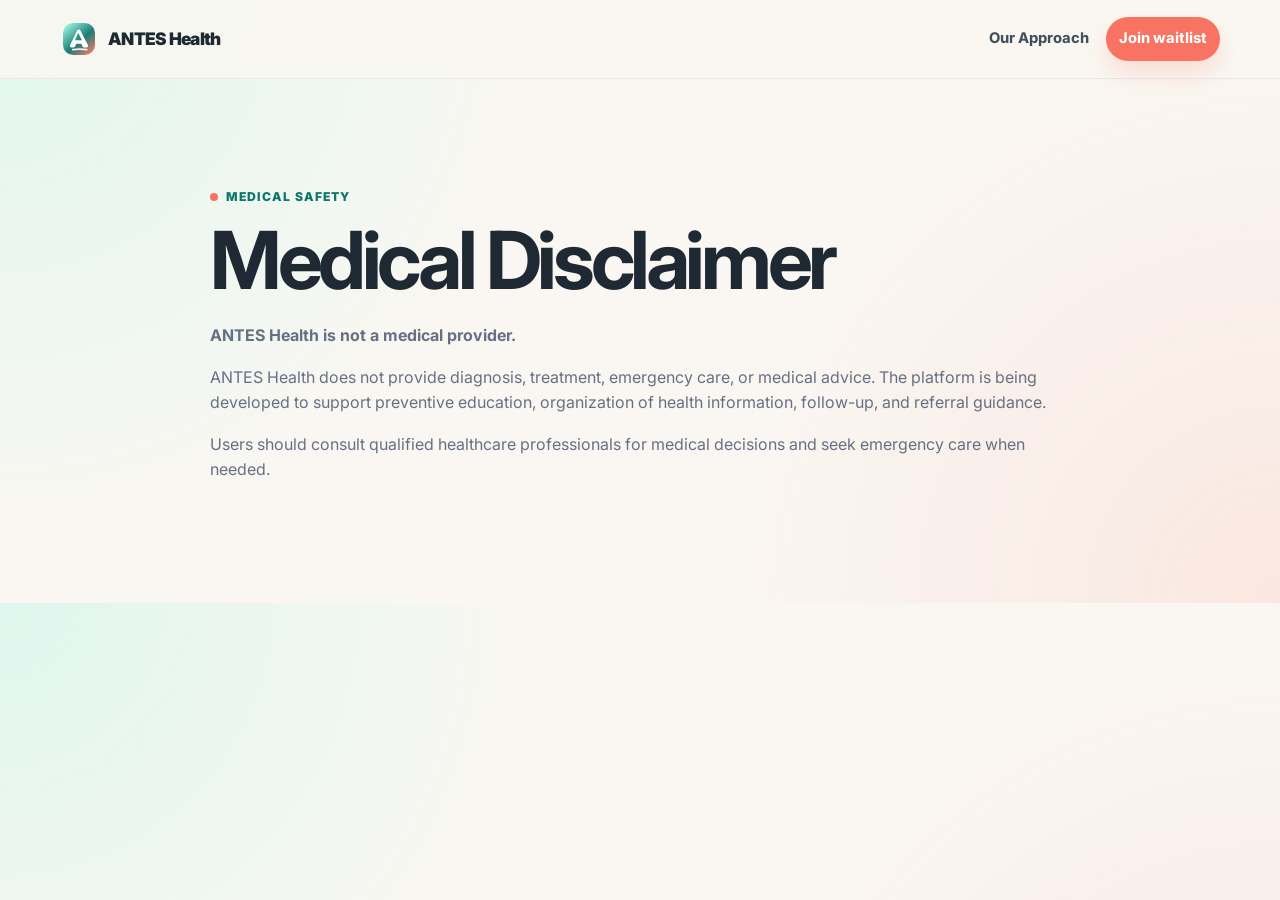
<file: medical-disclaimer.html>
<!DOCTYPE html>
<html lang="en">
<head>
  <meta charset="UTF-8" />
  <meta name="viewport" content="width=device-width, initial-scale=1.0" />
  <title>Medical Disclaimer | ANTES Health</title>
  <meta name="description" content="Medical disclaimer for ANTES Health." />
  <link rel="icon" href="assets/logo.svg" type="image/svg+xml" />
  <link rel="preconnect" href="https://fonts.googleapis.com">
  <link rel="preconnect" href="https://fonts.gstatic.com" crossorigin>
  <link href="https://fonts.googleapis.com/css2?family=Inter:wght@400;600;700;800;900&display=swap" rel="stylesheet">
  <link rel="stylesheet" href="styles.css" />
</head>
<body>
  <header class="site-header"><nav class="nav container"><a class="brand" href="index.html"><img src="assets/logo.svg" alt="" class="brand-logo" /><span>ANTES Health</span></a><div class="nav-links"><a href="index.html#approach">Our Approach</a><a href="index.html#waitlist" class="nav-cta">Join waitlist</a></div></nav></header>
  <main class="section">
    <div class="container" style="max-width:860px">
      <p class="eyebrow">Medical safety</p>
      <h1 style="font-size:clamp(2.8rem,7vw,5rem)">Medical Disclaimer</h1>
      <div class="panel warning">
        <p><strong>ANTES Health is not a medical provider.</strong></p>
        <p>ANTES Health does not provide diagnosis, treatment, emergency care, or medical advice. The platform is being developed to support preventive education, organization of health information, follow-up, and referral guidance.</p>
        <p>Users should consult qualified healthcare professionals for medical decisions and seek emergency care when needed.</p>
      </div>
    </div>
  </main>
</body>
</html>
</file>
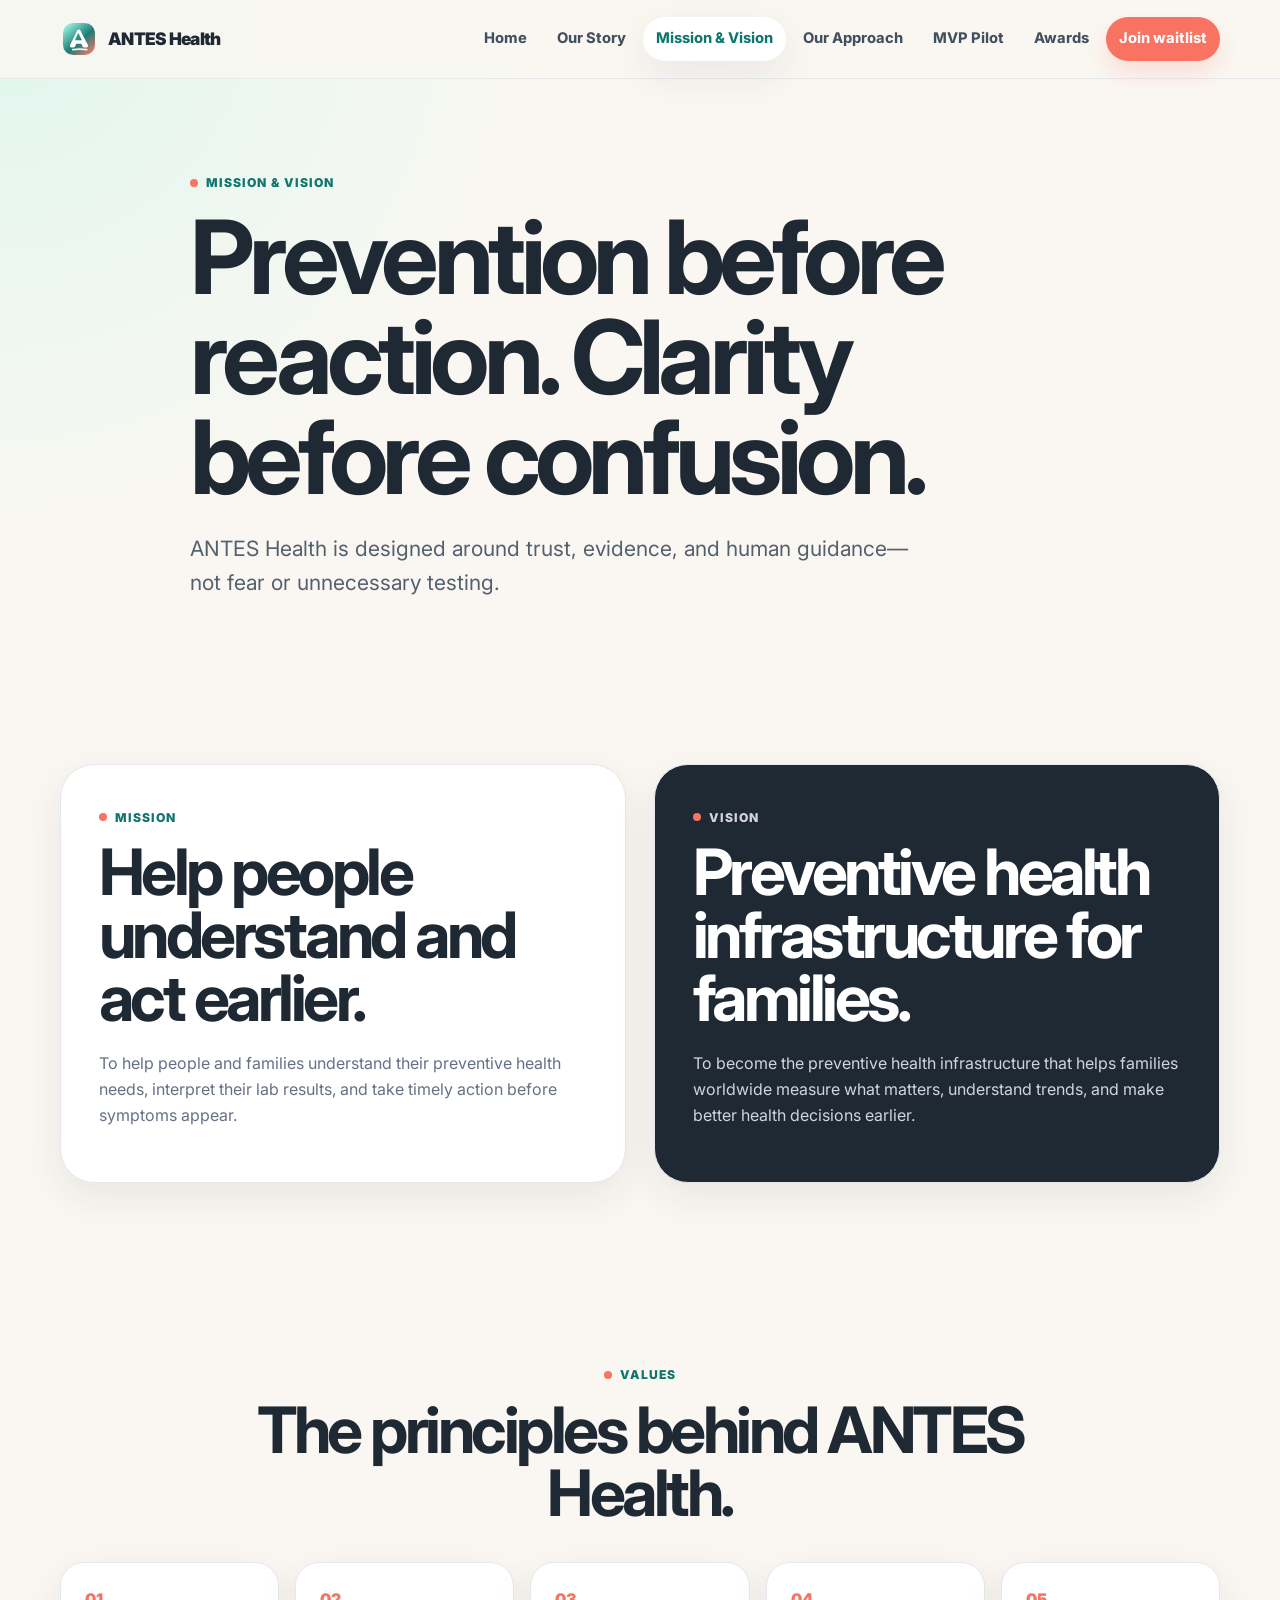
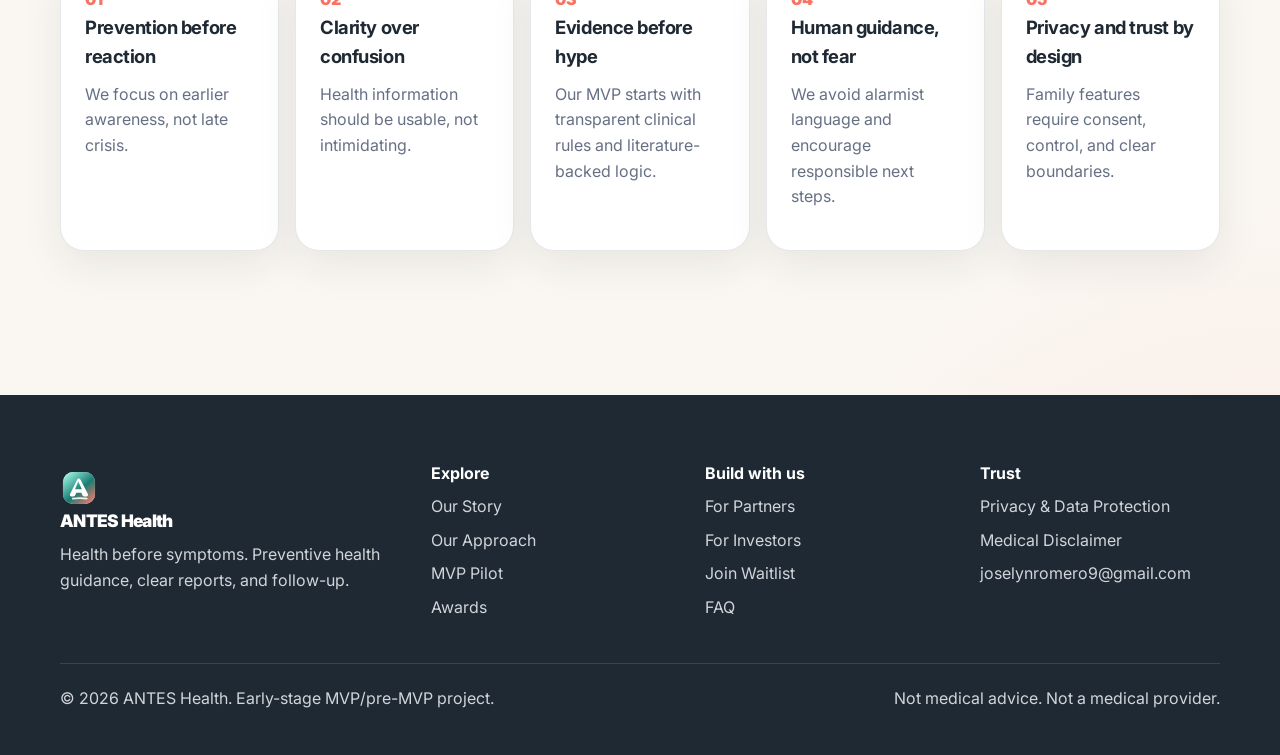
<file: mission.html>
<!DOCTYPE html>
<html lang="en">
<head>
  <meta charset="UTF-8"/>
  <meta name="viewport" content="width=device-width, initial-scale=1.0"/>
  <meta name="description" content="The mission, vision, and values behind ANTES Health."/>
  <meta name="theme-color" content="#0F766E"/>
  <meta property="og:title" content="Mission & Vision | ANTES Health"/>
  <meta property="og:description" content="The mission, vision, and values behind ANTES Health."/>
  <meta property="og:image" content="assets/og-preview.svg"/>
  <meta property="og:type" content="website"/>
  <title>Mission & Vision | ANTES Health</title>
  <link rel="icon" href="assets/logo.svg" type="image/svg+xml"/>
  <link rel="preconnect" href="https://fonts.googleapis.com">
  <link rel="preconnect" href="https://fonts.gstatic.com" crossorigin>
  <link href="https://fonts.googleapis.com/css2?family=Inter:wght@400;500;600;700;800;900&family=Playfair+Display:wght@700&display=swap" rel="stylesheet">
  <link rel="stylesheet" href="styles.css"/>
</head>
<body class="">
<a class="skip-link" href="#main">Skip to content</a>
<header class="site-header">
  <nav class="nav container" aria-label="Main navigation">
    <a class="brand" href="index.html" aria-label="ANTES Health home"><img src="assets/logo.svg" alt="" class="brand-logo"/><span>ANTES Health</span></a>
    <button class="nav-toggle" aria-label="Open menu" aria-expanded="false" aria-controls="nav-links"><span></span><span></span><span></span></button>
    <div class="nav-links" id="nav-links">
      <a href="index.html">Home</a>
      <a href="story.html">Our Story</a>
      <a href="mission.html">Mission & Vision</a>
      <a href="approach.html">Our Approach</a>
      <a href="pilot.html">MVP Pilot</a>
      <a href="awards.html">Awards</a>
      <a class="nav-cta" href="contact.html">Join waitlist</a>
    </div>
  </nav>
</header>
<main id="main">

<section class="page-hero section"><div class="container narrow reveal"><p class="eyebrow">Mission & Vision</p><h1>Prevention before reaction. Clarity before confusion.</h1><p class="hero-text">ANTES Health is designed around trust, evidence, and human guidance—not fear or unnecessary testing.</p></div></section>
<section class="section compact"><div class="container mission-grid reveal"><div class="mission-block"><p class="eyebrow">Mission</p><h2>Help people understand and act earlier.</h2><p>To help people and families understand their preventive health needs, interpret their lab results, and take timely action before symptoms appear.</p></div><div class="mission-block dark"><p class="eyebrow">Vision</p><h2>Preventive health infrastructure for families.</h2><p>To become the preventive health infrastructure that helps families worldwide measure what matters, understand trends, and make better health decisions earlier.</p></div></div></section>
<section class="section"><div class="container"><div class="section-heading center reveal"><p class="eyebrow">Values</p><h2>The principles behind ANTES Health.</h2></div><div class="values reveal delay-1"><article><span>01</span><h3>Prevention before reaction</h3><p>We focus on earlier awareness, not late crisis.</p></article><article><span>02</span><h3>Clarity over confusion</h3><p>Health information should be usable, not intimidating.</p></article><article><span>03</span><h3>Evidence before hype</h3><p>Our MVP starts with transparent clinical rules and literature-backed logic.</p></article><article><span>04</span><h3>Human guidance, not fear</h3><p>We avoid alarmist language and encourage responsible next steps.</p></article><article><span>05</span><h3>Privacy and trust by design</h3><p>Family features require consent, control, and clear boundaries.</p></article></div></div></section>

</main>
<footer class="site-footer">
  <div class="container footer-grid">
    <div>
      <a class="brand footer-brand" href="index.html"><img src="assets/logo.svg" alt="" class="brand-logo"/><span>ANTES Health</span></a>
      <p>Health before symptoms. Preventive health guidance, clear reports, and follow-up.</p>
    </div>
    <div><h4>Explore</h4><a href="story.html">Our Story</a><a href="approach.html">Our Approach</a><a href="pilot.html">MVP Pilot</a><a href="awards.html">Awards</a></div>
    <div><h4>Build with us</h4><a href="partners.html">For Partners</a><a href="investors.html">For Investors</a><a href="contact.html">Join Waitlist</a><a href="faq.html">FAQ</a></div>
    <div><h4>Trust</h4><a href="privacy.html">Privacy & Data Protection</a><a href="medical-disclaimer.html">Medical Disclaimer</a><a href="mailto:joselynromero9@gmail.com">joselynromero9@gmail.com</a></div>
  </div>
  <div class="container footer-bottom"><p>© 2026 ANTES Health. Early-stage MVP/pre-MVP project.</p><p>Not medical advice. Not a medical provider.</p></div>
</footer>
<script src="script.js"></script>
</body>
</html>
</file>
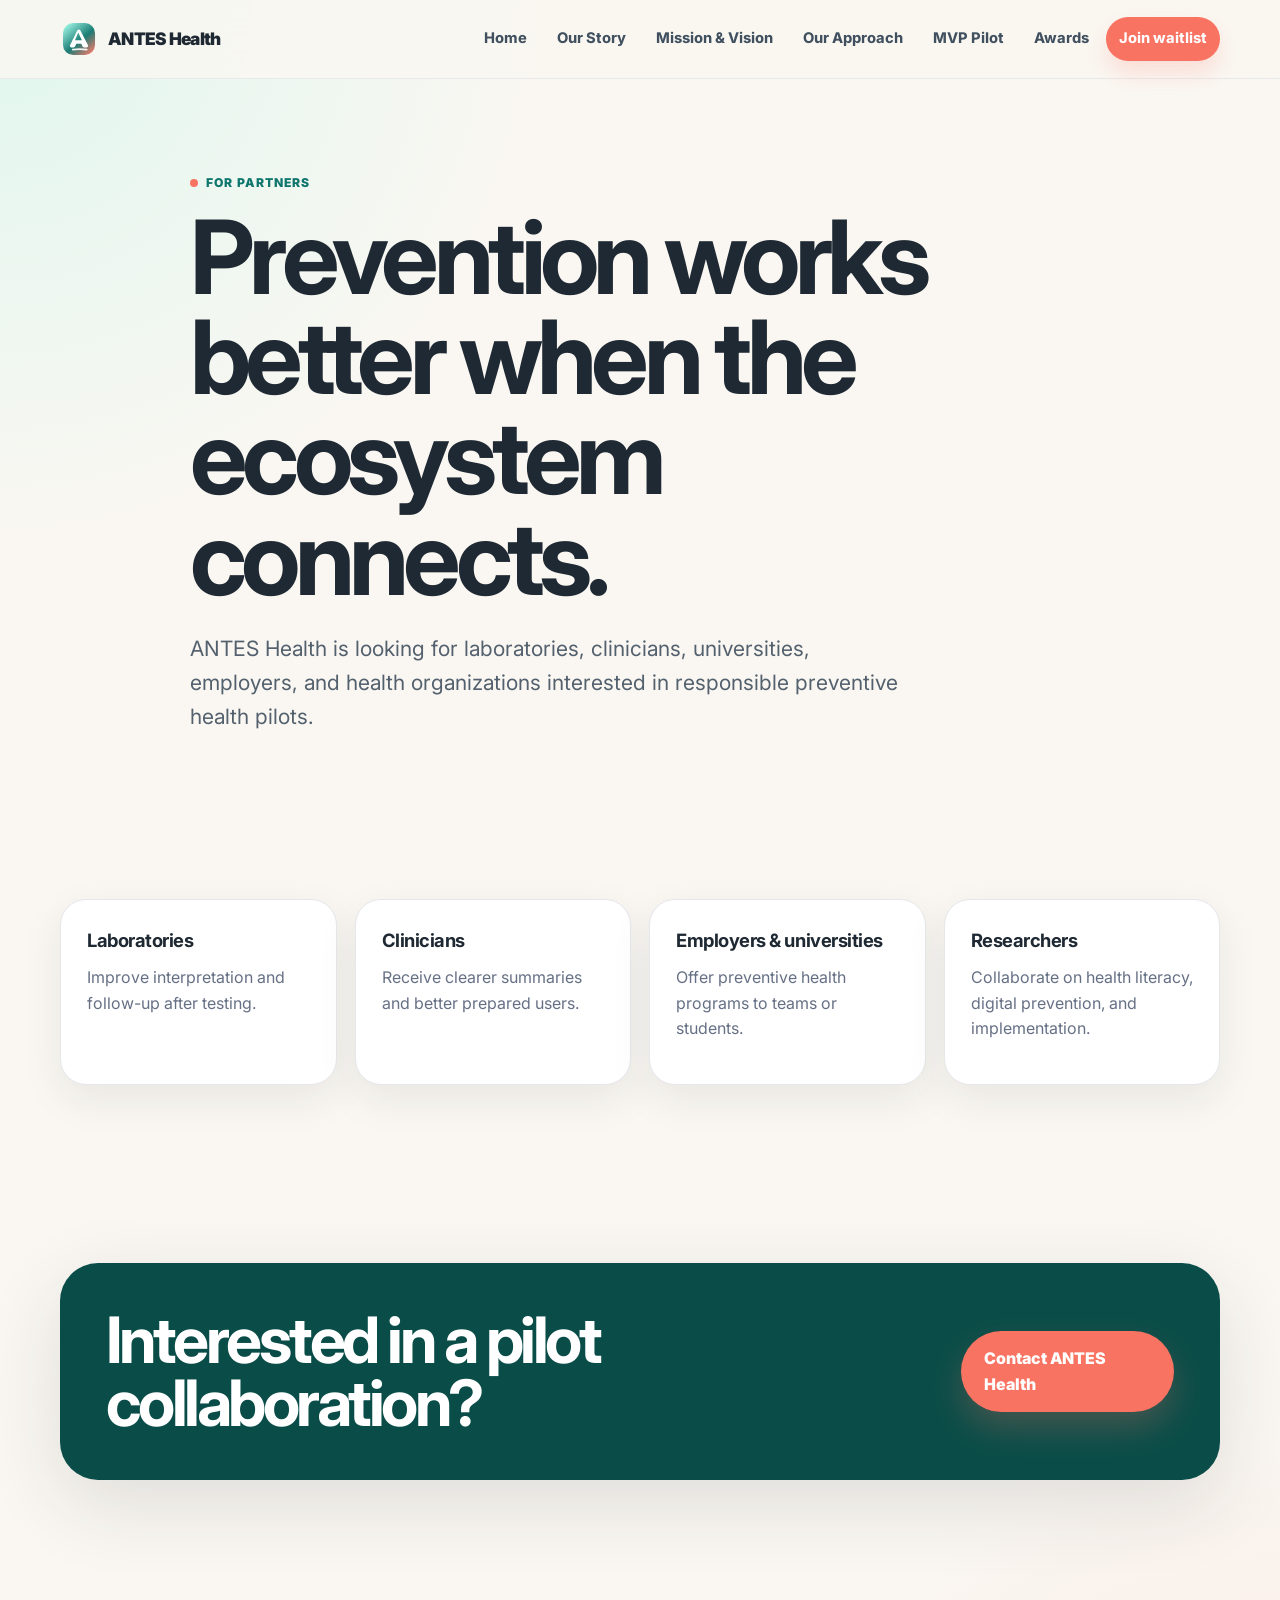
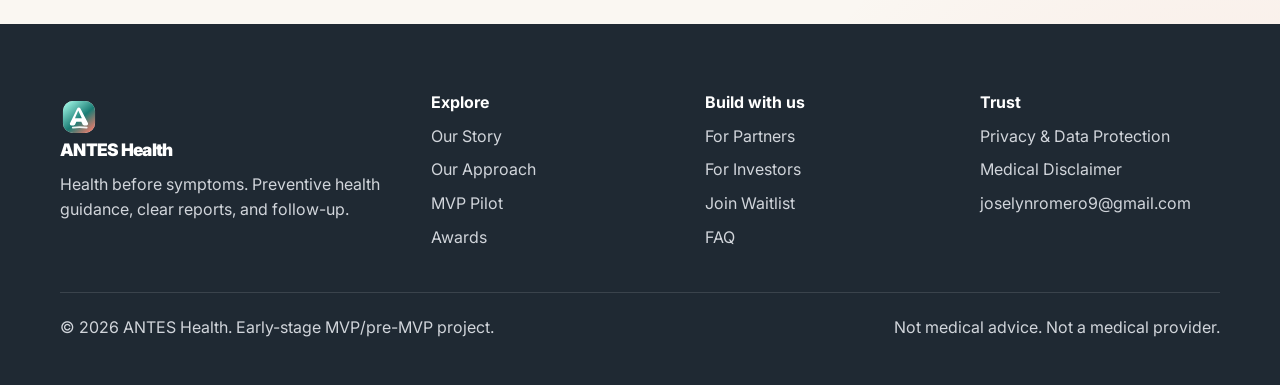
<file: partners.html>
<!DOCTYPE html>
<html lang="en">
<head>
  <meta charset="UTF-8"/>
  <meta name="viewport" content="width=device-width, initial-scale=1.0"/>
  <meta name="description" content="Partner with ANTES Health on responsible preventive health pilots."/>
  <meta name="theme-color" content="#0F766E"/>
  <meta property="og:title" content="For Partners | ANTES Health"/>
  <meta property="og:description" content="Partner with ANTES Health on responsible preventive health pilots."/>
  <meta property="og:image" content="assets/og-preview.svg"/>
  <meta property="og:type" content="website"/>
  <title>For Partners | ANTES Health</title>
  <link rel="icon" href="assets/logo.svg" type="image/svg+xml"/>
  <link rel="preconnect" href="https://fonts.googleapis.com">
  <link rel="preconnect" href="https://fonts.gstatic.com" crossorigin>
  <link href="https://fonts.googleapis.com/css2?family=Inter:wght@400;500;600;700;800;900&family=Playfair+Display:wght@700&display=swap" rel="stylesheet">
  <link rel="stylesheet" href="styles.css"/>
</head>
<body class="">
<a class="skip-link" href="#main">Skip to content</a>
<header class="site-header">
  <nav class="nav container" aria-label="Main navigation">
    <a class="brand" href="index.html" aria-label="ANTES Health home"><img src="assets/logo.svg" alt="" class="brand-logo"/><span>ANTES Health</span></a>
    <button class="nav-toggle" aria-label="Open menu" aria-expanded="false" aria-controls="nav-links"><span></span><span></span><span></span></button>
    <div class="nav-links" id="nav-links">
      <a href="index.html">Home</a>
      <a href="story.html">Our Story</a>
      <a href="mission.html">Mission & Vision</a>
      <a href="approach.html">Our Approach</a>
      <a href="pilot.html">MVP Pilot</a>
      <a href="awards.html">Awards</a>
      <a class="nav-cta" href="contact.html">Join waitlist</a>
    </div>
  </nav>
</header>
<main id="main">

<section class="page-hero section"><div class="container narrow reveal"><p class="eyebrow">For Partners</p><h1>Prevention works better when the ecosystem connects.</h1><p class="hero-text">ANTES Health is looking for laboratories, clinicians, universities, employers, and health organizations interested in responsible preventive health pilots.</p></div></section><section class="section compact"><div class="container partner-grid reveal"><article><h3>Laboratories</h3><p>Improve interpretation and follow-up after testing.</p></article><article><h3>Clinicians</h3><p>Receive clearer summaries and better prepared users.</p></article><article><h3>Employers & universities</h3><p>Offer preventive health programs to teams or students.</p></article><article><h3>Researchers</h3><p>Collaborate on health literacy, digital prevention, and implementation.</p></article></div></section><section class="section cta-section"><div class="container cta-card reveal"><h2>Interested in a pilot collaboration?</h2><a class="btn primary" href="contact.html">Contact ANTES Health</a></div></section>

</main>
<footer class="site-footer">
  <div class="container footer-grid">
    <div>
      <a class="brand footer-brand" href="index.html"><img src="assets/logo.svg" alt="" class="brand-logo"/><span>ANTES Health</span></a>
      <p>Health before symptoms. Preventive health guidance, clear reports, and follow-up.</p>
    </div>
    <div><h4>Explore</h4><a href="story.html">Our Story</a><a href="approach.html">Our Approach</a><a href="pilot.html">MVP Pilot</a><a href="awards.html">Awards</a></div>
    <div><h4>Build with us</h4><a href="partners.html">For Partners</a><a href="investors.html">For Investors</a><a href="contact.html">Join Waitlist</a><a href="faq.html">FAQ</a></div>
    <div><h4>Trust</h4><a href="privacy.html">Privacy & Data Protection</a><a href="medical-disclaimer.html">Medical Disclaimer</a><a href="mailto:joselynromero9@gmail.com">joselynromero9@gmail.com</a></div>
  </div>
  <div class="container footer-bottom"><p>© 2026 ANTES Health. Early-stage MVP/pre-MVP project.</p><p>Not medical advice. Not a medical provider.</p></div>
</footer>
<script src="script.js"></script>
</body>
</html>
</file>
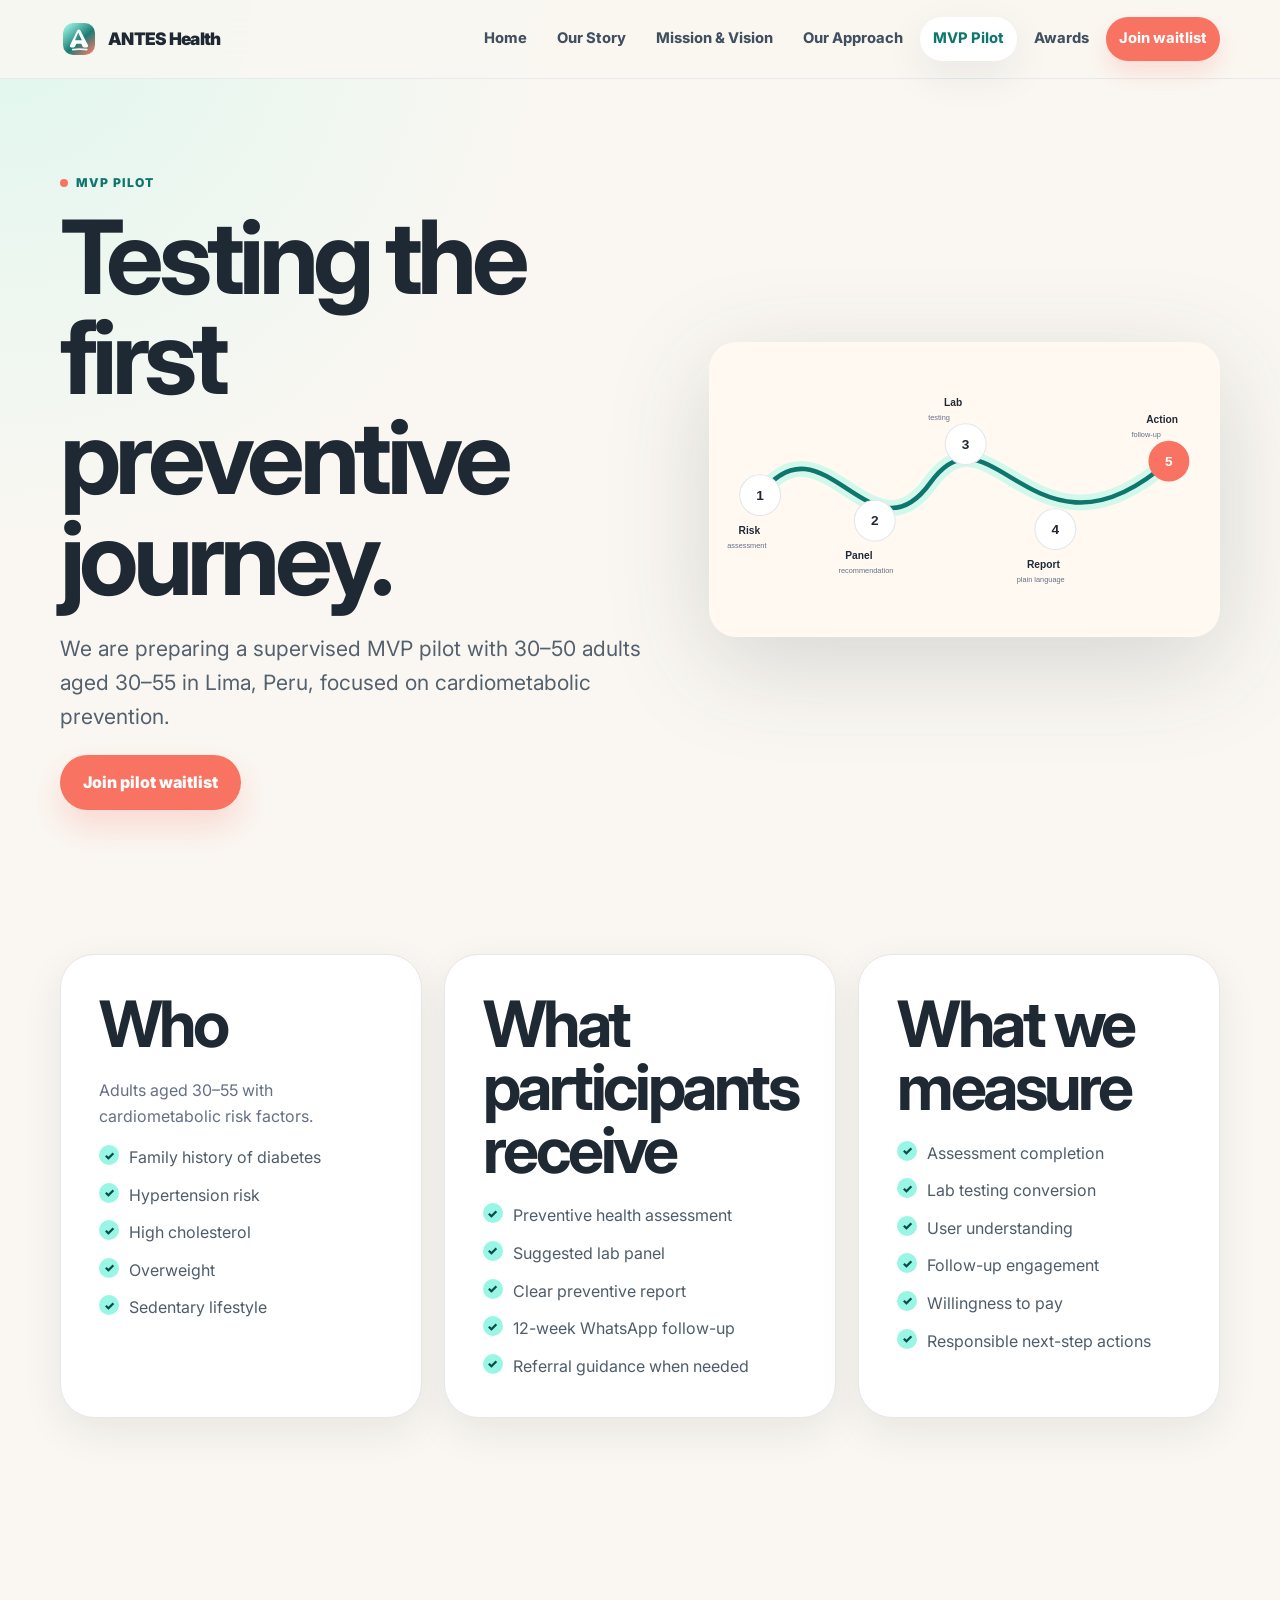
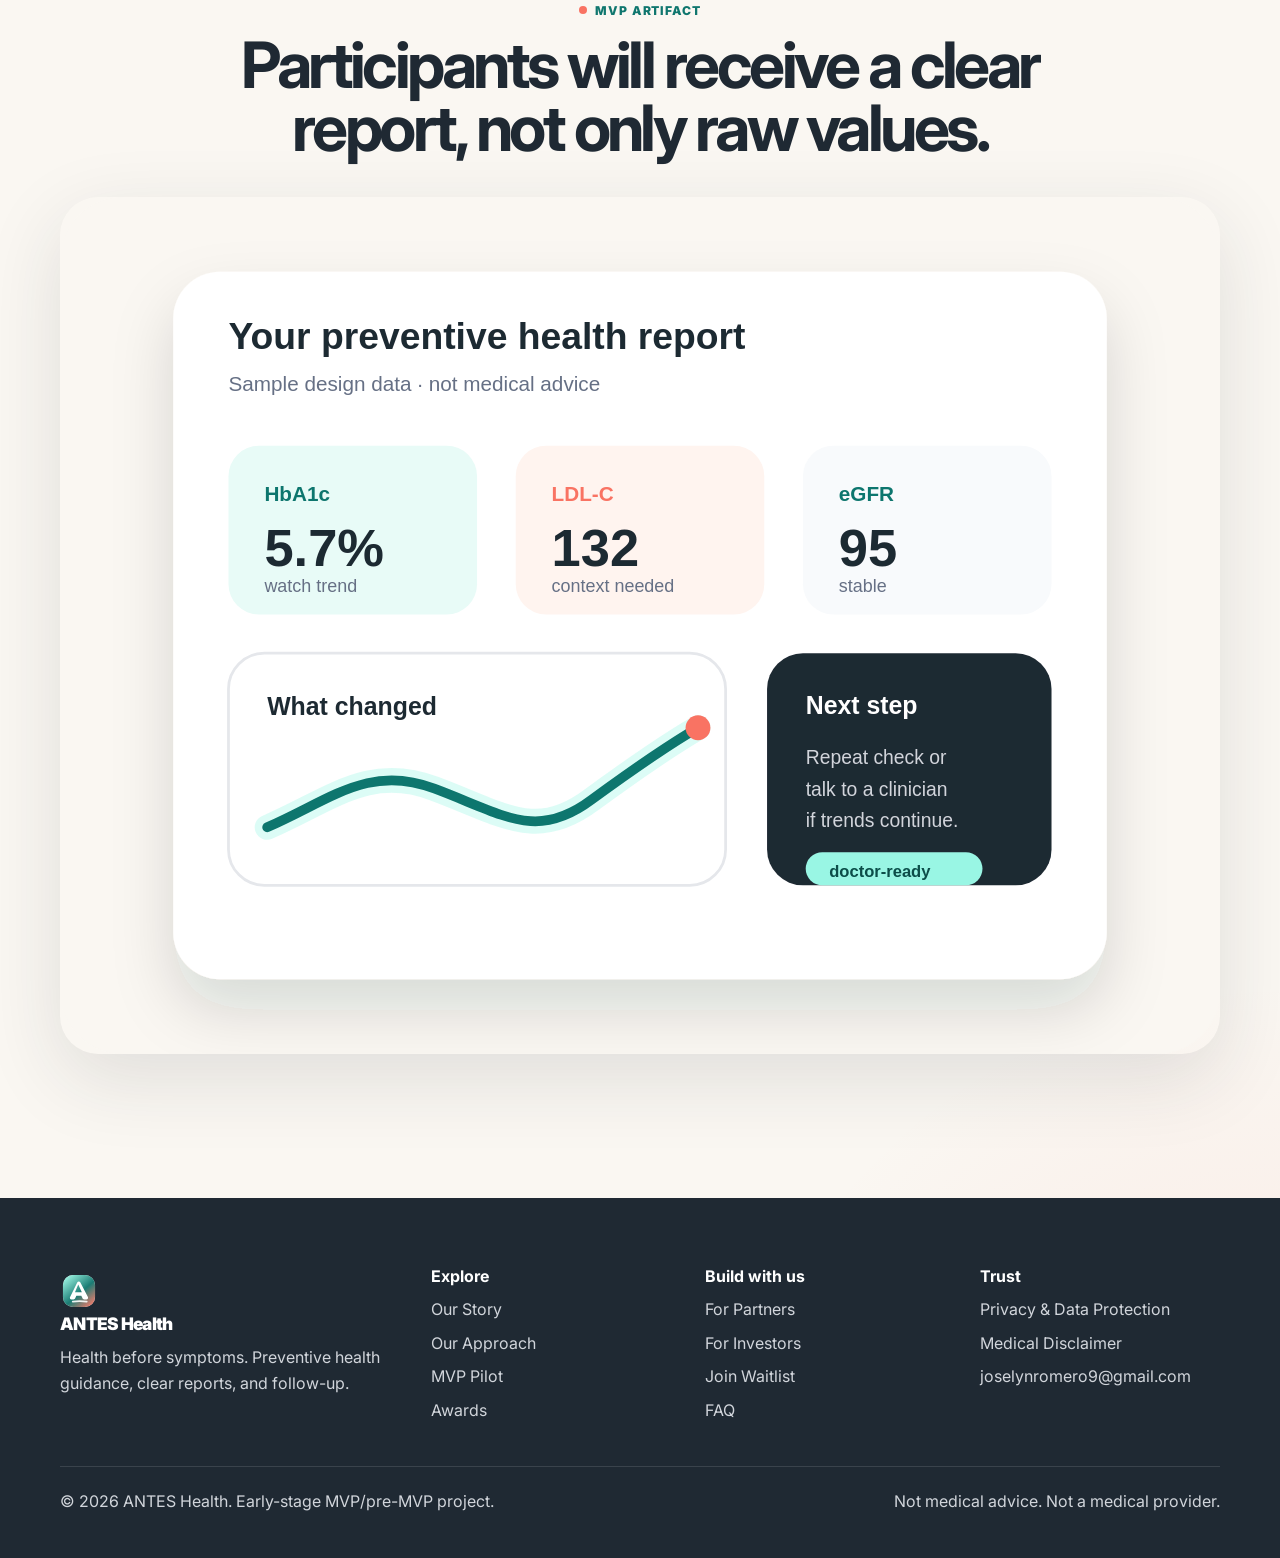
<file: pilot.html>
<!DOCTYPE html>
<html lang="en">
<head>
  <meta charset="UTF-8"/>
  <meta name="viewport" content="width=device-width, initial-scale=1.0"/>
  <meta name="description" content="ANTES Health MVP pilot plan for cardiometabolic prevention."/>
  <meta name="theme-color" content="#0F766E"/>
  <meta property="og:title" content="MVP Pilot | ANTES Health"/>
  <meta property="og:description" content="ANTES Health MVP pilot plan for cardiometabolic prevention."/>
  <meta property="og:image" content="assets/og-preview.svg"/>
  <meta property="og:type" content="website"/>
  <title>MVP Pilot | ANTES Health</title>
  <link rel="icon" href="assets/logo.svg" type="image/svg+xml"/>
  <link rel="preconnect" href="https://fonts.googleapis.com">
  <link rel="preconnect" href="https://fonts.gstatic.com" crossorigin>
  <link href="https://fonts.googleapis.com/css2?family=Inter:wght@400;500;600;700;800;900&family=Playfair+Display:wght@700&display=swap" rel="stylesheet">
  <link rel="stylesheet" href="styles.css"/>
</head>
<body class="">
<a class="skip-link" href="#main">Skip to content</a>
<header class="site-header">
  <nav class="nav container" aria-label="Main navigation">
    <a class="brand" href="index.html" aria-label="ANTES Health home"><img src="assets/logo.svg" alt="" class="brand-logo"/><span>ANTES Health</span></a>
    <button class="nav-toggle" aria-label="Open menu" aria-expanded="false" aria-controls="nav-links"><span></span><span></span><span></span></button>
    <div class="nav-links" id="nav-links">
      <a href="index.html">Home</a>
      <a href="story.html">Our Story</a>
      <a href="mission.html">Mission & Vision</a>
      <a href="approach.html">Our Approach</a>
      <a href="pilot.html">MVP Pilot</a>
      <a href="awards.html">Awards</a>
      <a class="nav-cta" href="contact.html">Join waitlist</a>
    </div>
  </nav>
</header>
<main id="main">

<section class="page-hero section"><div class="container page-hero-grid"><div class="reveal"><p class="eyebrow">MVP Pilot</p><h1>Testing the first preventive journey.</h1><p class="hero-text">We are preparing a supervised MVP pilot with 30–50 adults aged 30–55 in Lima, Peru, focused on cardiometabolic prevention.</p><a class="btn primary" href="contact.html">Join pilot waitlist</a></div><div class="reveal delay-1"><img class="hero-card-img" src="assets/lab-journey.svg" alt="Pilot journey illustration"/></div></div></section>
<section class="section compact"><div class="container pilot-grid"><article class="pilot-card reveal"><h2>Who</h2><p>Adults aged 30–55 with cardiometabolic risk factors.</p><ul class="check-list"><li>Family history of diabetes</li><li>Hypertension risk</li><li>High cholesterol</li><li>Overweight</li><li>Sedentary lifestyle</li></ul></article><article class="pilot-card reveal delay-1"><h2>What participants receive</h2><ul class="check-list"><li>Preventive health assessment</li><li>Suggested lab panel</li><li>Clear preventive report</li><li>12-week WhatsApp follow-up</li><li>Referral guidance when needed</li></ul></article><article class="pilot-card reveal delay-2"><h2>What we measure</h2><ul class="check-list"><li>Assessment completion</li><li>Lab testing conversion</li><li>User understanding</li><li>Follow-up engagement</li><li>Willingness to pay</li><li>Responsible next-step actions</li></ul></article></div></section>
<section class="section"><div class="container visual-feature"><div class="section-heading center reveal"><p class="eyebrow">MVP artifact</p><h2>Participants will receive a clear report, not only raw values.</h2></div><img class="wide-visual reveal delay-1" src="assets/report-mockup.svg" alt="Preventive report mockup"/></div></section>

</main>
<footer class="site-footer">
  <div class="container footer-grid">
    <div>
      <a class="brand footer-brand" href="index.html"><img src="assets/logo.svg" alt="" class="brand-logo"/><span>ANTES Health</span></a>
      <p>Health before symptoms. Preventive health guidance, clear reports, and follow-up.</p>
    </div>
    <div><h4>Explore</h4><a href="story.html">Our Story</a><a href="approach.html">Our Approach</a><a href="pilot.html">MVP Pilot</a><a href="awards.html">Awards</a></div>
    <div><h4>Build with us</h4><a href="partners.html">For Partners</a><a href="investors.html">For Investors</a><a href="contact.html">Join Waitlist</a><a href="faq.html">FAQ</a></div>
    <div><h4>Trust</h4><a href="privacy.html">Privacy & Data Protection</a><a href="medical-disclaimer.html">Medical Disclaimer</a><a href="mailto:joselynromero9@gmail.com">joselynromero9@gmail.com</a></div>
  </div>
  <div class="container footer-bottom"><p>© 2026 ANTES Health. Early-stage MVP/pre-MVP project.</p><p>Not medical advice. Not a medical provider.</p></div>
</footer>
<script src="script.js"></script>
</body>
</html>
</file>
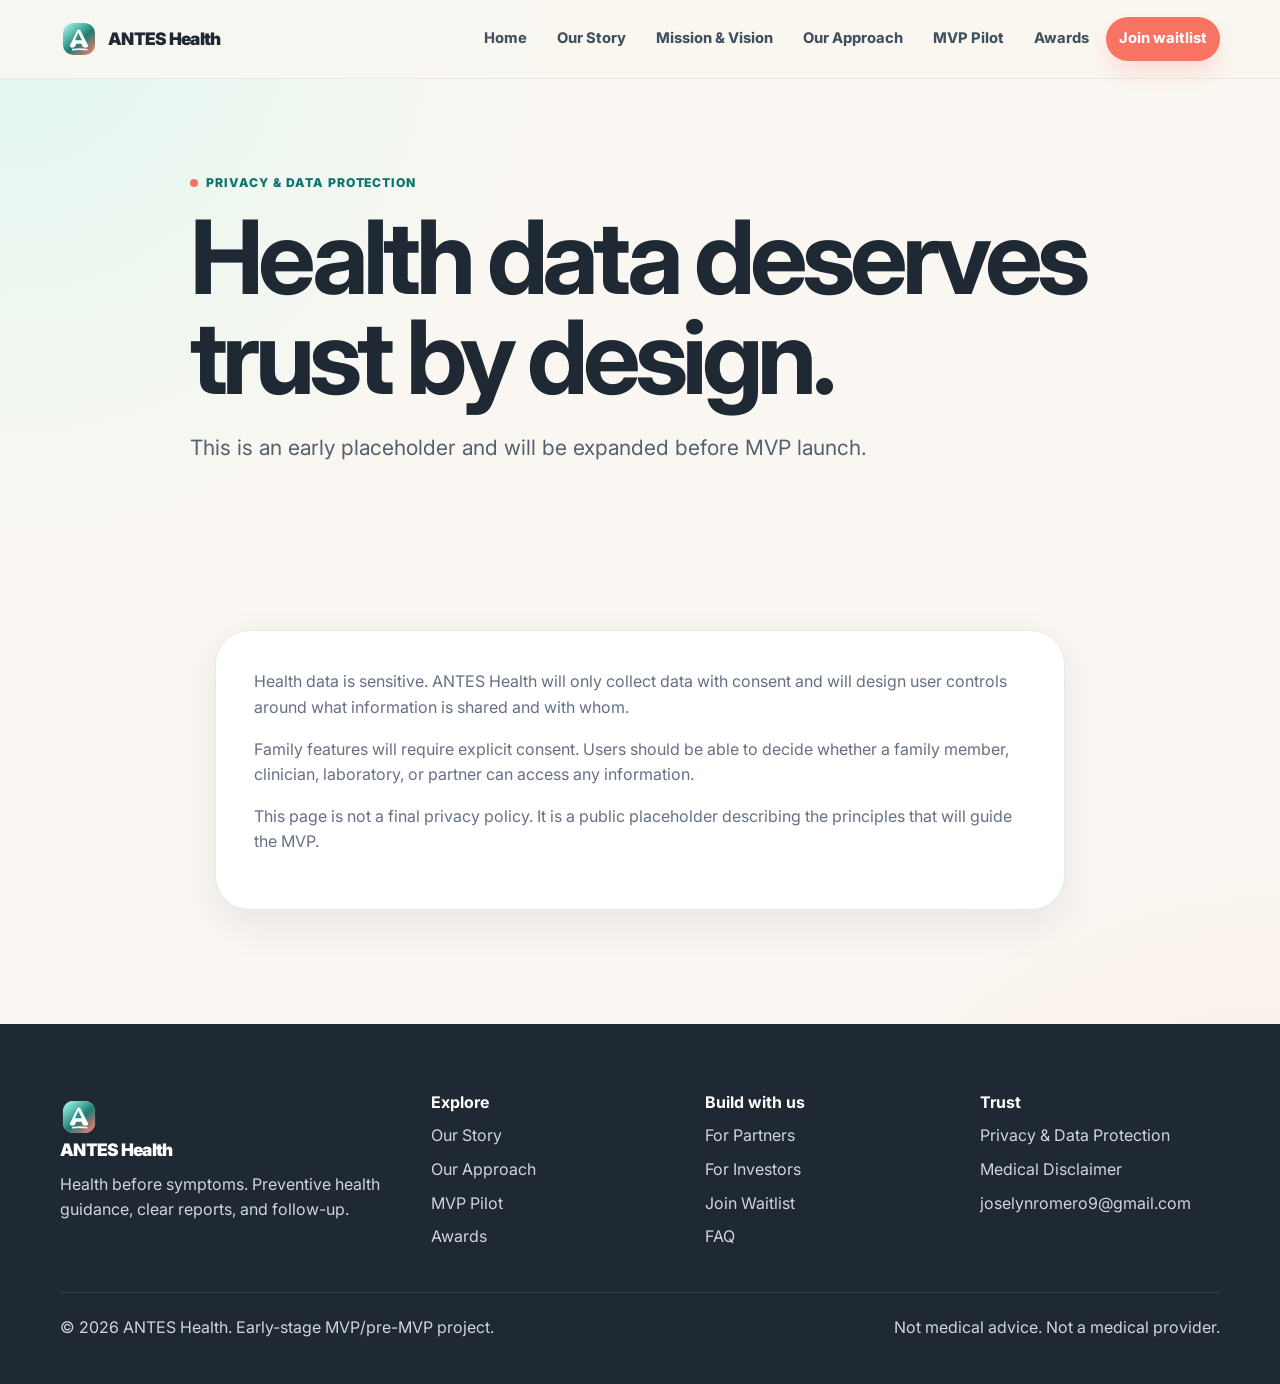
<file: privacy.html>
<!DOCTYPE html>
<html lang="en">
<head>
  <meta charset="UTF-8"/>
  <meta name="viewport" content="width=device-width, initial-scale=1.0"/>
  <meta name="description" content="ANTES Health privacy and data protection principles."/>
  <meta name="theme-color" content="#0F766E"/>
  <meta property="og:title" content="Privacy & Data Protection | ANTES Health"/>
  <meta property="og:description" content="ANTES Health privacy and data protection principles."/>
  <meta property="og:image" content="assets/og-preview.svg"/>
  <meta property="og:type" content="website"/>
  <title>Privacy & Data Protection | ANTES Health</title>
  <link rel="icon" href="assets/logo.svg" type="image/svg+xml"/>
  <link rel="preconnect" href="https://fonts.googleapis.com">
  <link rel="preconnect" href="https://fonts.gstatic.com" crossorigin>
  <link href="https://fonts.googleapis.com/css2?family=Inter:wght@400;500;600;700;800;900&family=Playfair+Display:wght@700&display=swap" rel="stylesheet">
  <link rel="stylesheet" href="styles.css"/>
</head>
<body class="">
<a class="skip-link" href="#main">Skip to content</a>
<header class="site-header">
  <nav class="nav container" aria-label="Main navigation">
    <a class="brand" href="index.html" aria-label="ANTES Health home"><img src="assets/logo.svg" alt="" class="brand-logo"/><span>ANTES Health</span></a>
    <button class="nav-toggle" aria-label="Open menu" aria-expanded="false" aria-controls="nav-links"><span></span><span></span><span></span></button>
    <div class="nav-links" id="nav-links">
      <a href="index.html">Home</a>
      <a href="story.html">Our Story</a>
      <a href="mission.html">Mission & Vision</a>
      <a href="approach.html">Our Approach</a>
      <a href="pilot.html">MVP Pilot</a>
      <a href="awards.html">Awards</a>
      <a class="nav-cta" href="contact.html">Join waitlist</a>
    </div>
  </nav>
</header>
<main id="main">

<section class="page-hero section"><div class="container narrow reveal"><p class="eyebrow">Privacy & Data Protection</p><h1>Health data deserves trust by design.</h1><p class="hero-text">This is an early placeholder and will be expanded before MVP launch.</p></div></section><section class="section compact"><div class="container text-page reveal"><p>Health data is sensitive. ANTES Health will only collect data with consent and will design user controls around what information is shared and with whom.</p><p>Family features will require explicit consent. Users should be able to decide whether a family member, clinician, laboratory, or partner can access any information.</p><p>This page is not a final privacy policy. It is a public placeholder describing the principles that will guide the MVP.</p></div></section>

</main>
<footer class="site-footer">
  <div class="container footer-grid">
    <div>
      <a class="brand footer-brand" href="index.html"><img src="assets/logo.svg" alt="" class="brand-logo"/><span>ANTES Health</span></a>
      <p>Health before symptoms. Preventive health guidance, clear reports, and follow-up.</p>
    </div>
    <div><h4>Explore</h4><a href="story.html">Our Story</a><a href="approach.html">Our Approach</a><a href="pilot.html">MVP Pilot</a><a href="awards.html">Awards</a></div>
    <div><h4>Build with us</h4><a href="partners.html">For Partners</a><a href="investors.html">For Investors</a><a href="contact.html">Join Waitlist</a><a href="faq.html">FAQ</a></div>
    <div><h4>Trust</h4><a href="privacy.html">Privacy & Data Protection</a><a href="medical-disclaimer.html">Medical Disclaimer</a><a href="mailto:joselynromero9@gmail.com">joselynromero9@gmail.com</a></div>
  </div>
  <div class="container footer-bottom"><p>© 2026 ANTES Health. Early-stage MVP/pre-MVP project.</p><p>Not medical advice. Not a medical provider.</p></div>
</footer>
<script src="script.js"></script>
</body>
</html>
</file>
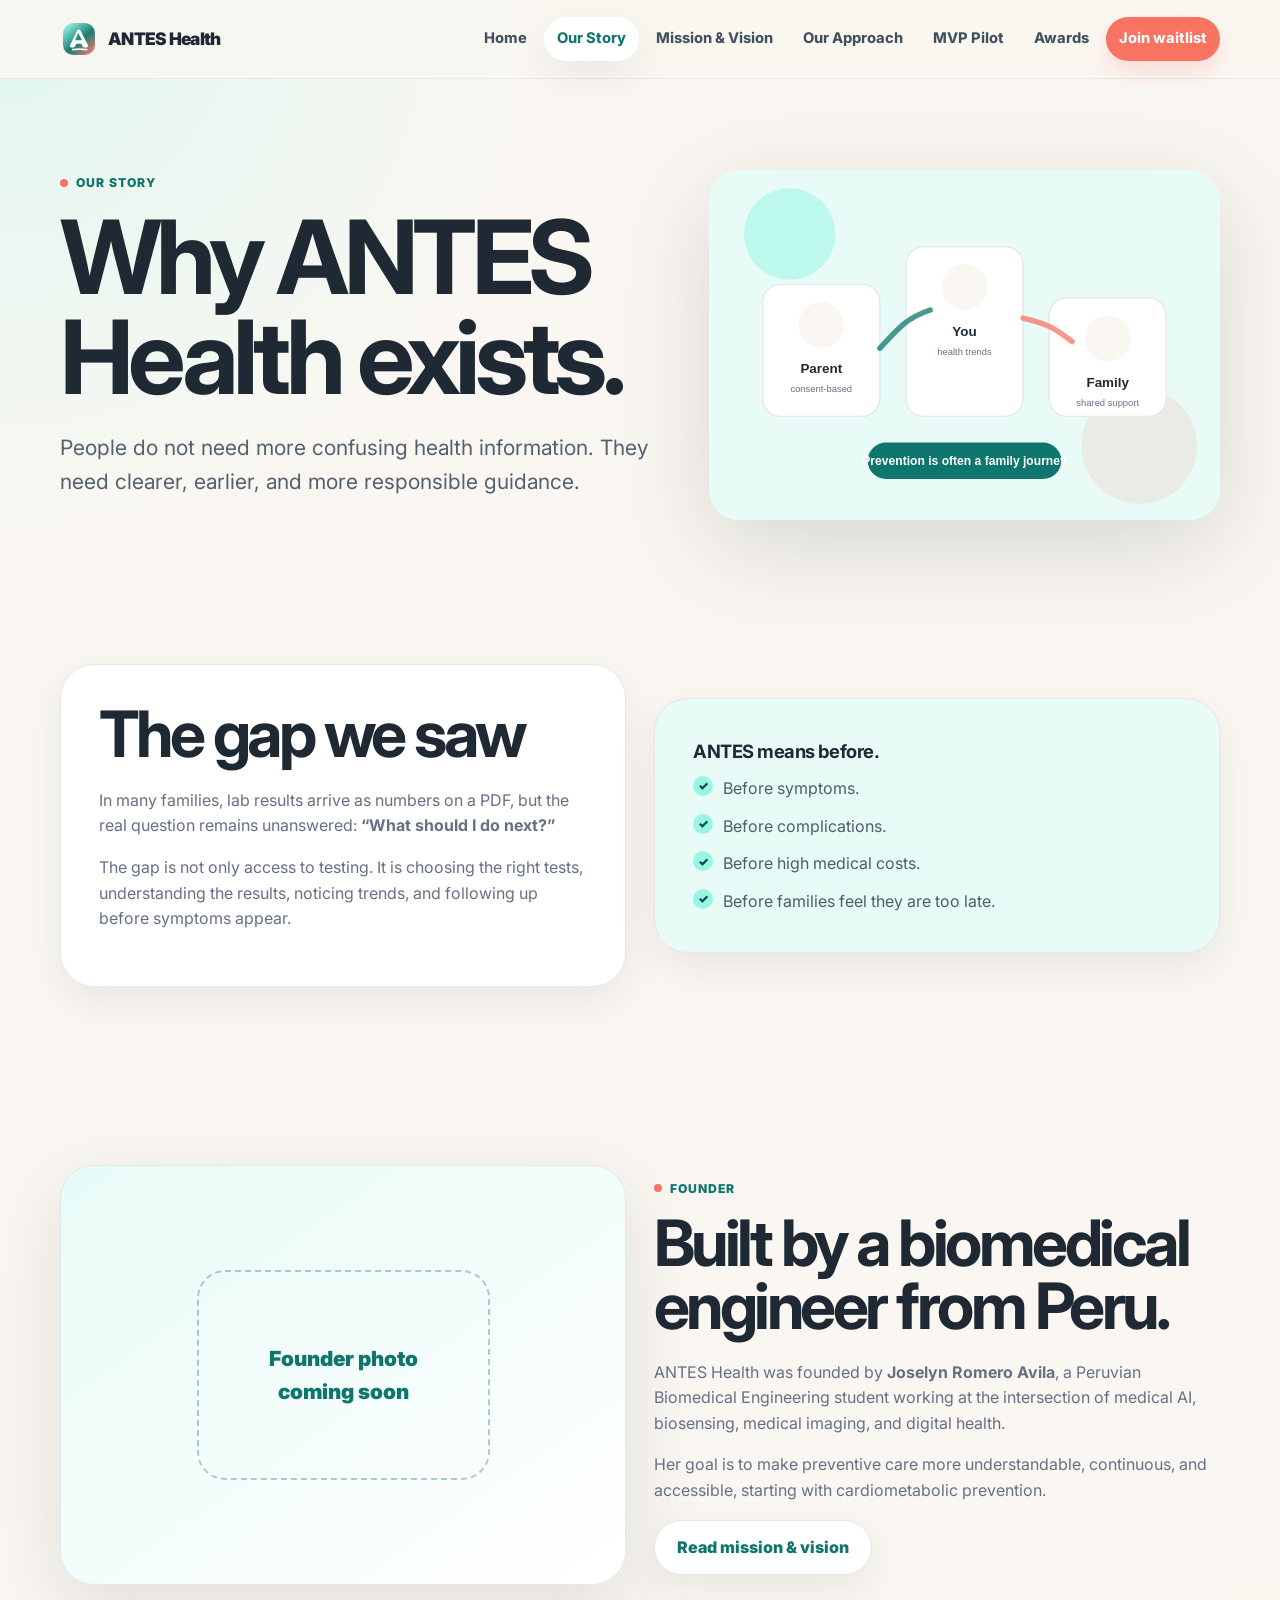
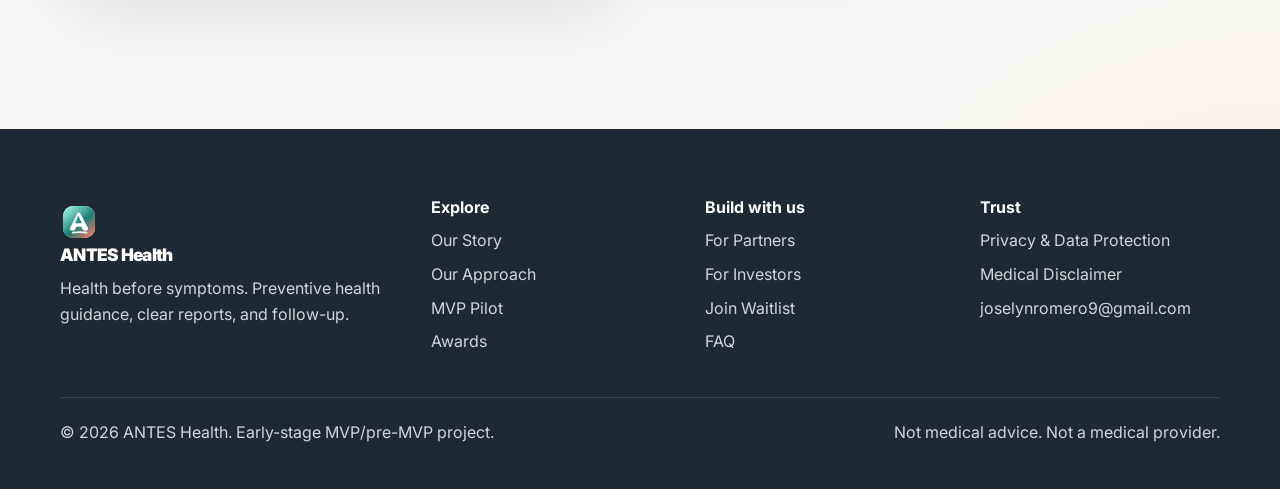
<file: story.html>
<!DOCTYPE html>
<html lang="en">
<head>
  <meta charset="UTF-8"/>
  <meta name="viewport" content="width=device-width, initial-scale=1.0"/>
  <meta name="description" content="Why ANTES Health exists and why prevention before symptoms matters."/>
  <meta name="theme-color" content="#0F766E"/>
  <meta property="og:title" content="Our Story | ANTES Health"/>
  <meta property="og:description" content="Why ANTES Health exists and why prevention before symptoms matters."/>
  <meta property="og:image" content="assets/og-preview.svg"/>
  <meta property="og:type" content="website"/>
  <title>Our Story | ANTES Health</title>
  <link rel="icon" href="assets/logo.svg" type="image/svg+xml"/>
  <link rel="preconnect" href="https://fonts.googleapis.com">
  <link rel="preconnect" href="https://fonts.gstatic.com" crossorigin>
  <link href="https://fonts.googleapis.com/css2?family=Inter:wght@400;500;600;700;800;900&family=Playfair+Display:wght@700&display=swap" rel="stylesheet">
  <link rel="stylesheet" href="styles.css"/>
</head>
<body class="">
<a class="skip-link" href="#main">Skip to content</a>
<header class="site-header">
  <nav class="nav container" aria-label="Main navigation">
    <a class="brand" href="index.html" aria-label="ANTES Health home"><img src="assets/logo.svg" alt="" class="brand-logo"/><span>ANTES Health</span></a>
    <button class="nav-toggle" aria-label="Open menu" aria-expanded="false" aria-controls="nav-links"><span></span><span></span><span></span></button>
    <div class="nav-links" id="nav-links">
      <a href="index.html">Home</a>
      <a href="story.html">Our Story</a>
      <a href="mission.html">Mission & Vision</a>
      <a href="approach.html">Our Approach</a>
      <a href="pilot.html">MVP Pilot</a>
      <a href="awards.html">Awards</a>
      <a class="nav-cta" href="contact.html">Join waitlist</a>
    </div>
  </nav>
</header>
<main id="main">

<section class="page-hero section"><div class="container page-hero-grid"><div class="reveal"><p class="eyebrow">Our Story</p><h1>Why ANTES Health exists.</h1><p class="hero-text">People do not need more confusing health information. They need clearer, earlier, and more responsible guidance.</p></div><div class="reveal delay-1"><img class="hero-card-img" src="assets/family-flow.svg" alt="Family-centered prevention illustration"/></div></div></section>
<section class="section compact"><div class="container story-layout"><div class="story-card reveal"><h2>The gap we saw</h2><p>In many families, lab results arrive as numbers on a PDF, but the real question remains unanswered: <strong>“What should I do next?”</strong></p><p>The gap is not only access to testing. It is choosing the right tests, understanding the results, noticing trends, and following up before symptoms appear.</p></div><div class="meaning-card reveal delay-1"><h3>ANTES means before.</h3><ul class="check-list"><li>Before symptoms.</li><li>Before complications.</li><li>Before high medical costs.</li><li>Before families feel they are too late.</li></ul></div></div></section>
<section class="section"><div class="container founder-grid"><div class="founder-photo reveal"><div class="photo-placeholder">Founder photo<br/>coming soon</div></div><div class="reveal delay-1"><p class="eyebrow">Founder</p><h2>Built by a biomedical engineer from Peru.</h2><p>ANTES Health was founded by <strong>Joselyn Romero Avila</strong>, a Peruvian Biomedical Engineering student working at the intersection of medical AI, biosensing, medical imaging, and digital health.</p><p>Her goal is to make preventive care more understandable, continuous, and accessible, starting with cardiometabolic prevention.</p><a class="btn secondary" href="mission.html">Read mission & vision</a></div></div></section>

</main>
<footer class="site-footer">
  <div class="container footer-grid">
    <div>
      <a class="brand footer-brand" href="index.html"><img src="assets/logo.svg" alt="" class="brand-logo"/><span>ANTES Health</span></a>
      <p>Health before symptoms. Preventive health guidance, clear reports, and follow-up.</p>
    </div>
    <div><h4>Explore</h4><a href="story.html">Our Story</a><a href="approach.html">Our Approach</a><a href="pilot.html">MVP Pilot</a><a href="awards.html">Awards</a></div>
    <div><h4>Build with us</h4><a href="partners.html">For Partners</a><a href="investors.html">For Investors</a><a href="contact.html">Join Waitlist</a><a href="faq.html">FAQ</a></div>
    <div><h4>Trust</h4><a href="privacy.html">Privacy & Data Protection</a><a href="medical-disclaimer.html">Medical Disclaimer</a><a href="mailto:joselynromero9@gmail.com">joselynromero9@gmail.com</a></div>
  </div>
  <div class="container footer-bottom"><p>© 2026 ANTES Health. Early-stage MVP/pre-MVP project.</p><p>Not medical advice. Not a medical provider.</p></div>
</footer>
<script src="script.js"></script>
</body>
</html>
</file>
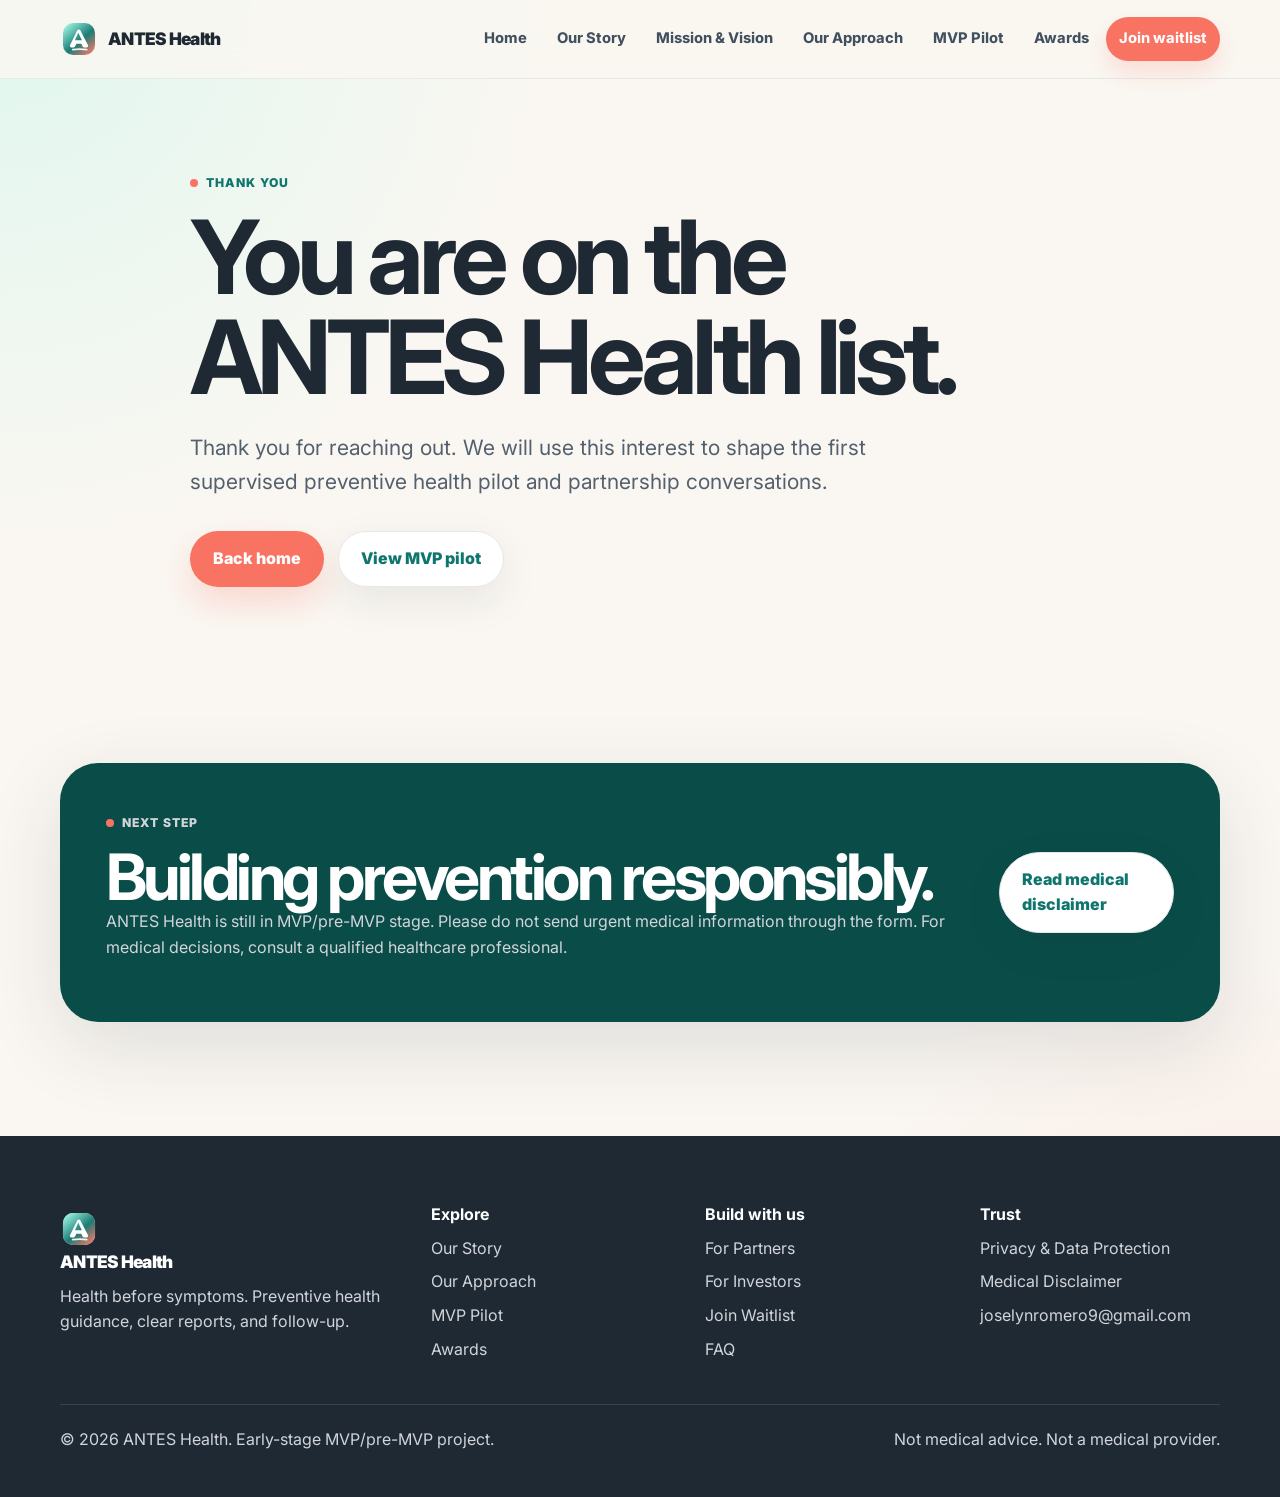
<file: thanks.html>
<!DOCTYPE html>
<html lang="en">
<head>
  <meta charset="UTF-8"/>
  <meta name="viewport" content="width=device-width, initial-scale=1.0"/>
  <meta name="description" content="Thank you for joining the ANTES Health waitlist."/>
  <meta name="theme-color" content="#0F766E"/>
  <meta property="og:title" content="Thank you | ANTES Health"/>
  <meta property="og:description" content="Thank you for joining the ANTES Health waitlist."/>
  <meta property="og:image" content="assets/og-preview.svg"/>
  <meta property="og:type" content="website"/>
  <title>Thank you | ANTES Health</title>
  <link rel="icon" href="assets/logo.svg" type="image/svg+xml"/>
  <link rel="preconnect" href="https://fonts.googleapis.com">
  <link rel="preconnect" href="https://fonts.gstatic.com" crossorigin>
  <link href="https://fonts.googleapis.com/css2?family=Inter:wght@400;500;600;700;800;900&family=Playfair+Display:wght@700&display=swap" rel="stylesheet">
  <link rel="stylesheet" href="styles.css"/>
</head>
<body>
<a class="skip-link" href="#main">Skip to content</a>
<header class="site-header">
  <nav class="nav container" aria-label="Main navigation">
    <a class="brand" href="index.html" aria-label="ANTES Health home"><img src="assets/logo.svg" alt="" class="brand-logo"/><span>ANTES Health</span></a>
    <button class="nav-toggle" aria-label="Open menu" aria-expanded="false" aria-controls="nav-links"><span></span><span></span><span></span></button>
    <div class="nav-links" id="nav-links">
      <a href="index.html">Home</a>
      <a href="story.html">Our Story</a>
      <a href="mission.html">Mission & Vision</a>
      <a href="approach.html">Our Approach</a>
      <a href="pilot.html">MVP Pilot</a>
      <a href="awards.html">Awards</a>
      <a class="nav-cta" href="contact.html">Join waitlist</a>
    </div>
  </nav>
</header>
<main id="main">
<section class="page-hero section"><div class="container narrow reveal"><p class="eyebrow">Thank you</p><h1>You are on the ANTES Health list.</h1><p class="hero-text">Thank you for reaching out. We will use this interest to shape the first supervised preventive health pilot and partnership conversations.</p><div class="hero-actions"><a class="btn primary" href="index.html">Back home</a><a class="btn secondary" href="pilot.html">View MVP pilot</a></div></div></section>
<section class="section compact"><div class="container cta-card reveal"><div><p class="eyebrow">Next step</p><h2>Building prevention responsibly.</h2><p>ANTES Health is still in MVP/pre-MVP stage. Please do not send urgent medical information through the form. For medical decisions, consult a qualified healthcare professional.</p></div><a class="btn secondary" href="medical-disclaimer.html">Read medical disclaimer</a></div></section>
</main>
<footer class="site-footer">
  <div class="container footer-grid">
    <div>
      <a class="brand footer-brand" href="index.html"><img src="assets/logo.svg" alt="" class="brand-logo"/><span>ANTES Health</span></a>
      <p>Health before symptoms. Preventive health guidance, clear reports, and follow-up.</p>
    </div>
    <div><h4>Explore</h4><a href="story.html">Our Story</a><a href="approach.html">Our Approach</a><a href="pilot.html">MVP Pilot</a><a href="awards.html">Awards</a></div>
    <div><h4>Build with us</h4><a href="partners.html">For Partners</a><a href="investors.html">For Investors</a><a href="contact.html">Join Waitlist</a><a href="faq.html">FAQ</a></div>
    <div><h4>Trust</h4><a href="privacy.html">Privacy & Data Protection</a><a href="medical-disclaimer.html">Medical Disclaimer</a><a href="mailto:joselynromero9@gmail.com">joselynromero9@gmail.com</a></div>
  </div>
  <div class="container footer-bottom"><p>© 2026 ANTES Health. Early-stage MVP/pre-MVP project.</p><p>Not medical advice. Not a medical provider.</p></div>
</footer>
<script src="script.js"></script>
</body>
</html>
</file>
<file: styles.css>
:root{
  --bg:#FAF7F2;--bg-soft:#FFFBF7;--surface:#FFFFFF;--surface-mint:#E8FBF7;--text:#1F2933;--muted:#667085;--primary:#0F766E;--primary-dark:#0A4D48;--mint:#99F6E4;--coral:#F97363;--sand:#EFE7DA;--line:#E5E7EB;--shadow:0 24px 80px rgba(31,41,51,.12);--shadow-soft:0 14px 42px rgba(31,41,51,.08);--radius-xl:34px;--radius-lg:24px;--radius-md:16px;--container:1160px
}
*{box-sizing:border-box}html{scroll-behavior:smooth}body{margin:0;font-family:"Inter",system-ui,-apple-system,BlinkMacSystemFont,"Segoe UI",sans-serif;color:var(--text);background:radial-gradient(circle at top left,rgba(153,246,228,.28),transparent 34rem),radial-gradient(circle at bottom right,rgba(249,115,99,.12),transparent 36rem),var(--bg);line-height:1.6;overflow-x:hidden}a{color:inherit;text-decoration:none}img,svg{max-width:100%;display:block}button,input,textarea,select{font:inherit}.skip-link{position:absolute;left:-999px;top:10px;background:var(--primary);color:#fff;padding:10px 14px;border-radius:999px;z-index:100}.skip-link:focus{left:10px}.container{width:min(var(--container),calc(100% - 40px));margin:0 auto}.narrow{max-width:900px}.section{padding:104px 0}.section.compact{padding:74px 0}.site-header{position:sticky;top:0;z-index:50;background:rgba(250,247,242,.86);backdrop-filter:blur(18px);border-bottom:1px solid rgba(229,231,235,.86)}.nav{height:78px;display:flex;align-items:center;justify-content:space-between}.brand{display:inline-flex;align-items:center;gap:10px;font-weight:900;letter-spacing:-.04em;font-size:1.08rem}.brand-logo{width:38px;height:38px;border-radius:14px}.nav-links{display:flex;align-items:center;gap:4px}.nav-links a{padding:10px 13px;border-radius:999px;font-weight:750;font-size:.92rem;color:#40505f}.nav-links a:hover,.nav-links a.active{background:#fff;color:var(--primary);box-shadow:var(--shadow-soft)}.nav-cta{background:var(--coral)!important;color:#fff!important;box-shadow:0 12px 24px rgba(249,115,99,.2)!important}.nav-toggle{display:none;background:transparent;border:0;padding:8px}.nav-toggle span{display:block;width:25px;height:2px;background:var(--text);margin:5px;border-radius:999px}.eyebrow{display:inline-flex;align-items:center;gap:8px;color:var(--primary);font-weight:850;letter-spacing:.08em;text-transform:uppercase;font-size:.76rem;margin:0 0 14px}.eyebrow:before{content:"";width:8px;height:8px;border-radius:50%;background:var(--coral)}h1,h2,h3,h4,p{margin-top:0}h1,h2{letter-spacing:-.055em;line-height:.98}h1{font-size:clamp(3.2rem,8vw,7.6rem);max-width:900px;margin-bottom:24px}h2{font-size:clamp(2.1rem,5vw,4.5rem);margin-bottom:22px}h3{font-size:1.15rem;letter-spacing:-.025em;margin-bottom:10px}h4{font-size:1rem;margin-bottom:8px}p{color:var(--muted)}.hero-text{font-size:clamp(1.1rem,2vw,1.32rem);max-width:720px;color:#53606d}.large-copy p{font-size:1.08rem}.section-heading{max-width:820px;margin-bottom:38px}.section-heading.center{text-align:center;margin-left:auto;margin-right:auto}.hero{position:relative;min-height:calc(100vh - 78px);display:flex;align-items:center;overflow:hidden}.hero-bg{position:absolute;inset:0;pointer-events:none;background:linear-gradient(135deg,rgba(153,246,228,.22),transparent 45%),radial-gradient(circle at 90% 10%,rgba(249,115,99,.14),transparent 25rem)}.hero-grid,.page-hero-grid{display:grid;grid-template-columns:minmax(0,1fr) minmax(320px,.86fr);gap:54px;align-items:center}.page-hero{padding-top:90px;padding-bottom:70px}.hero-art,.hero-card-img{filter:drop-shadow(0 26px 50px rgba(31,41,51,.16))}.hero-art img{border-radius:42px}.hero-actions{display:flex;flex-wrap:wrap;gap:14px;margin:32px 0}.btn{display:inline-flex;align-items:center;justify-content:center;gap:8px;padding:14px 22px;border-radius:999px;border:1px solid transparent;font-weight:850;cursor:pointer}.btn.primary{background:var(--coral);color:#fff;box-shadow:0 16px 34px rgba(249,115,99,.24)}.btn.secondary{background:#fff;color:var(--primary);border-color:var(--line);box-shadow:var(--shadow-soft)}.trust-row{display:flex;flex-wrap:wrap;gap:10px}.trust-row span{background:#fff;border:1px solid var(--line);border-radius:999px;padding:9px 13px;font-size:.88rem;font-weight:800;color:#40505f}.split{display:grid;grid-template-columns:.9fr 1.1fr;gap:54px}.visual-band{background:rgba(255,255,255,.38);border-block:1px solid rgba(229,231,235,.7)}.visual-feature .wide-visual{border-radius:38px;box-shadow:var(--shadow)}.steps{display:grid;grid-template-columns:repeat(5,1fr);gap:16px;margin-top:26px}.steps article,.step-card{background:#fff;border:1px solid var(--line);border-radius:24px;padding:22px;box-shadow:var(--shadow-soft)}.steps span,.timeline span,.investor-grid span,.evidence-card span{display:inline-flex;width:34px;height:34px;border-radius:50%;align-items:center;justify-content:center;background:var(--surface-mint);color:var(--primary);font-weight:900;margin-bottom:14px}.steps.mini article{text-align:center}.link-card-grid{display:grid;grid-template-columns:repeat(3,1fr);gap:18px}.link-card{background:#fff;border:1px solid var(--line);border-radius:26px;padding:26px;box-shadow:var(--shadow-soft);min-height:140px;display:flex;flex-direction:column;justify-content:space-between}.link-card strong{font-size:1.15rem}.link-card span{color:var(--muted);margin-top:14px}.link-card.accent{background:var(--primary);color:#fff}.link-card.accent span{color:#DFFAF4}.cta-card{display:flex;align-items:center;justify-content:space-between;gap:28px;background:var(--primary-dark);color:#fff;border-radius:38px;padding:46px;box-shadow:var(--shadow)}.cta-card h2{margin:0;color:#fff}.cta-card p,.mission-block.dark p,.safe-card.dark p{color:#D1D5DB}.story-layout,.founder-grid,.mission-grid,.contact-grid,.dual-list{display:grid;grid-template-columns:1fr 1fr;gap:28px;align-items:center}.story-card,.meaning-card,.mission-block,.pilot-card,.safe-card,.contact-panel,.text-page,.stats-card{background:#fff;border:1px solid var(--line);border-radius:var(--radius-xl);padding:38px;box-shadow:var(--shadow-soft)}.meaning-card{background:var(--surface-mint)}.mission-block.dark,.safe-card.dark{background:#1F2933;color:#fff}.mission-block.dark h2,.safe-card.dark h2{color:#fff}.check-list{list-style:none;padding:0;margin:0;display:grid;gap:12px}.check-list li{position:relative;padding-left:30px;color:#4E5D69}.check-list li:before{content:"✓";position:absolute;left:0;top:0;width:20px;height:20px;border-radius:50%;background:var(--mint);color:var(--primary-dark);display:grid;place-items:center;font-size:.75rem;font-weight:900}.safe-card.dark .check-list li{color:#E5E7EB}.values{display:grid;grid-template-columns:repeat(5,1fr);gap:16px}.values article{background:#fff;border:1px solid var(--line);border-radius:24px;padding:24px;box-shadow:var(--shadow-soft)}.values span{color:var(--coral);font-weight:900}.founder-photo{min-height:420px;background:linear-gradient(145deg,var(--surface-mint),#fff);border-radius:var(--radius-xl);display:grid;place-items:center;box-shadow:var(--shadow);border:1px solid var(--line)}.photo-placeholder{text-align:center;color:var(--primary);font-weight:900;font-size:1.3rem;border:2px dashed rgba(15,118,110,.35);border-radius:28px;padding:70px}.evidence-grid{display:grid;grid-template-columns:repeat(4,1fr);gap:18px}.evidence-card{background:#fff;border:1px solid var(--line);border-radius:26px;padding:24px;box-shadow:var(--shadow-soft)}.flow-section{background:linear-gradient(180deg,rgba(255,255,255,.54),rgba(232,251,247,.5));border-block:1px solid rgba(229,231,235,.68)}.data-flow{position:relative;min-height:520px;background:#fff;border:1px solid var(--line);border-radius:38px;padding:34px;box-shadow:var(--shadow);display:grid;grid-template-columns:240px 1fr 240px;align-items:center;gap:26px;overflow:hidden}.flow-column{display:grid;gap:12px;z-index:2}.flow-column h3{text-align:center;margin-bottom:8px}.flow-node{border:1px solid var(--line);background:#FAF7F2;border-radius:999px;padding:12px 14px;font-weight:850;color:#40505f;box-shadow:var(--shadow-soft);cursor:pointer}.flow-node:hover,.flow-node:focus{outline:0;background:var(--surface-mint);border-color:var(--mint);color:var(--primary)}.flow-core{z-index:3;margin:auto;background:var(--primary-dark);color:#fff;border-radius:34px;padding:36px;max-width:330px;text-align:center;box-shadow:0 24px 50px rgba(15,118,110,.24)}.flow-core p{color:#DFFAF4}.core-label{display:inline-flex;background:var(--mint);color:var(--primary-dark);font-weight:900;border-radius:999px;padding:6px 12px;margin-bottom:12px;font-size:.8rem}.flow-lines{position:absolute;inset:60px 20px;width:calc(100% - 40px);height:calc(100% - 120px);z-index:1}.pulse-line{fill:none;stroke:var(--mint);stroke-width:5;stroke-linecap:round;stroke-dasharray:12 14;opacity:.7;animation:dash 2.5s linear infinite}.l5,.l6,.l7,.l8{stroke:var(--coral);opacity:.55}.tooltip{position:absolute;display:none;background:#1F2933;color:#fff;max-width:260px;padding:10px 12px;border-radius:14px;font-size:.84rem;z-index:10;box-shadow:var(--shadow-soft)}.caption{text-align:center;max-width:760px;margin:22px auto 0}.pilot-grid{display:grid;grid-template-columns:repeat(3,1fr);gap:22px}.timeline{display:grid;grid-template-columns:repeat(3,1fr);gap:18px}.timeline article,.partner-grid article,.investor-grid article{background:#fff;border:1px solid var(--line);border-radius:26px;padding:26px;box-shadow:var(--shadow-soft)}.partner-grid,.investor-grid{display:grid;grid-template-columns:repeat(4,1fr);gap:18px}.big-stat{font-size:5rem;font-weight:900;letter-spacing:-.06em;color:var(--primary)}.waitlist-form{background:#fff;border:1px solid var(--line);border-radius:var(--radius-xl);padding:36px;box-shadow:var(--shadow)}.waitlist-form label{display:grid;gap:7px;margin:14px 0;font-weight:800;color:#40505f}.waitlist-form input,.waitlist-form textarea,.waitlist-form select{border:1px solid var(--line);border-radius:16px;padding:13px 14px;background:#FAF7F2;color:var(--text)}.form-note,.small-note{font-size:.88rem;color:#7A8793}.contact-links{display:grid;gap:12px;margin-top:22px}.contact-links a{background:var(--surface-mint);color:var(--primary);font-weight:900;border-radius:18px;padding:14px 16px}.faq-list{display:grid;gap:14px;max-width:850px}.faq-list details{background:#fff;border:1px solid var(--line);border-radius:22px;padding:22px;box-shadow:var(--shadow-soft)}.faq-list summary{font-weight:900;cursor:pointer}.text-page{max-width:850px}.site-footer{background:#1F2933;color:#fff;padding:66px 0 28px;margin-top:40px}.footer-grid{display:grid;grid-template-columns:1.4fr 1fr 1fr 1fr;gap:34px}.site-footer p,.site-footer a{color:#D1D5DB}.site-footer a{display:block;margin:8px 0}.footer-brand span{color:#fff}.footer-bottom{display:flex;justify-content:space-between;gap:20px;border-top:1px solid rgba(255,255,255,.12);margin-top:34px;padding-top:22px}.reveal{opacity:0;transform:translateY(20px);transition:opacity .7s ease,transform .7s ease}.reveal.in-view{opacity:1;transform:none}.delay-1{transition-delay:.08s}.delay-2{transition-delay:.16s}@keyframes dash{to{stroke-dashoffset:-52px}}

/* Awards logo wall */
.logo-wall-section{background:rgba(255,255,255,.32);border-block:1px solid rgba(229,231,235,.72)}
.award-logo-wall{display:grid;grid-template-columns:repeat(3,1fr);gap:18px;margin-top:28px}
.award-logo-card{background:#fff;border:1px solid var(--line);border-radius:30px;padding:20px;box-shadow:var(--shadow-soft);display:grid;gap:12px;align-items:center;transition:transform .25s ease, box-shadow .25s ease, border-color .25s ease}
.award-logo-card:hover{transform:translateY(-4px);box-shadow:var(--shadow);border-color:rgba(15,118,110,.24)}
.award-logo-card img{width:100%;height:112px;object-fit:contain;border-radius:22px;background:#fff}
.award-logo-card span{justify-self:center;background:var(--surface-mint);color:var(--primary);font-weight:900;border-radius:999px;padding:7px 12px;font-size:.82rem;text-align:center}
.award-logo-card.featured{border-color:rgba(249,115,99,.35);box-shadow:0 22px 54px rgba(249,115,99,.14)}
.award-logo-card.featured span{background:#FFF0ED;color:var(--coral)}
.milestone-strip{display:grid;grid-template-columns:repeat(3,1fr);gap:18px}
.milestone-strip article{background:#fff;border:1px solid var(--line);border-radius:26px;padding:26px;box-shadow:var(--shadow-soft)}
.milestone-strip strong{display:block;font-size:1.05rem;margin-bottom:8px;color:var(--primary-dark)}
.consent-check{display:flex!important;grid-template-columns:none!important;flex-direction:row;align-items:flex-start;gap:10px;font-weight:700!important;font-size:.92rem;color:#53606d!important}.consent-check input{width:auto;margin-top:4px}

@media (max-width:980px){.nav-toggle{display:block}.nav-links{position:absolute;top:78px;left:20px;right:20px;display:none;flex-direction:column;background:#fff;border:1px solid var(--line);border-radius:24px;padding:14px;box-shadow:var(--shadow)}.nav-links.open{display:flex}.nav-links a{width:100%;text-align:center}.hero-grid,.page-hero-grid,.split,.story-layout,.founder-grid,.mission-grid,.contact-grid,.dual-list{grid-template-columns:1fr}.hero{min-height:auto}.section{padding:78px 0}.values,.steps,.evidence-grid,.pilot-grid,.timeline,.partner-grid,.investor-grid,.link-card-grid,.award-logo-wall,.milestone-strip{grid-template-columns:1fr 1fr}.data-flow{grid-template-columns:1fr;min-height:auto}.flow-lines{display:none}.flow-core{max-width:none}.footer-grid{grid-template-columns:1fr 1fr}.cta-card{flex-direction:column;align-items:flex-start}.hero-art{order:-1}.hero-art img{max-height:520px;object-fit:cover;width:100%}}
@media (max-width:640px){.container{width:min(100% - 28px,var(--container))}.section{padding:62px 0}.section.compact{padding:54px 0}h1{font-size:clamp(2.8rem,15vw,4.3rem)}h2{font-size:clamp(2rem,10vw,3rem)}.values,.steps,.evidence-grid,.pilot-grid,.timeline,.partner-grid,.investor-grid,.link-card-grid,.award-logo-wall,.milestone-strip{grid-template-columns:1fr}.footer-grid,.footer-bottom{grid-template-columns:1fr;display:grid}.story-card,.meaning-card,.mission-block,.pilot-card,.safe-card,.contact-panel,.text-page,.stats-card,.waitlist-form{padding:26px}.data-flow{padding:22px;border-radius:26px}.cta-card{padding:28px}.hero-actions{flex-direction:column}.btn{width:100%}}
@media (prefers-reduced-motion:reduce){html{scroll-behavior:auto}.reveal{opacity:1;transform:none;transition:none}.pulse-line{animation:none}}
</file>
